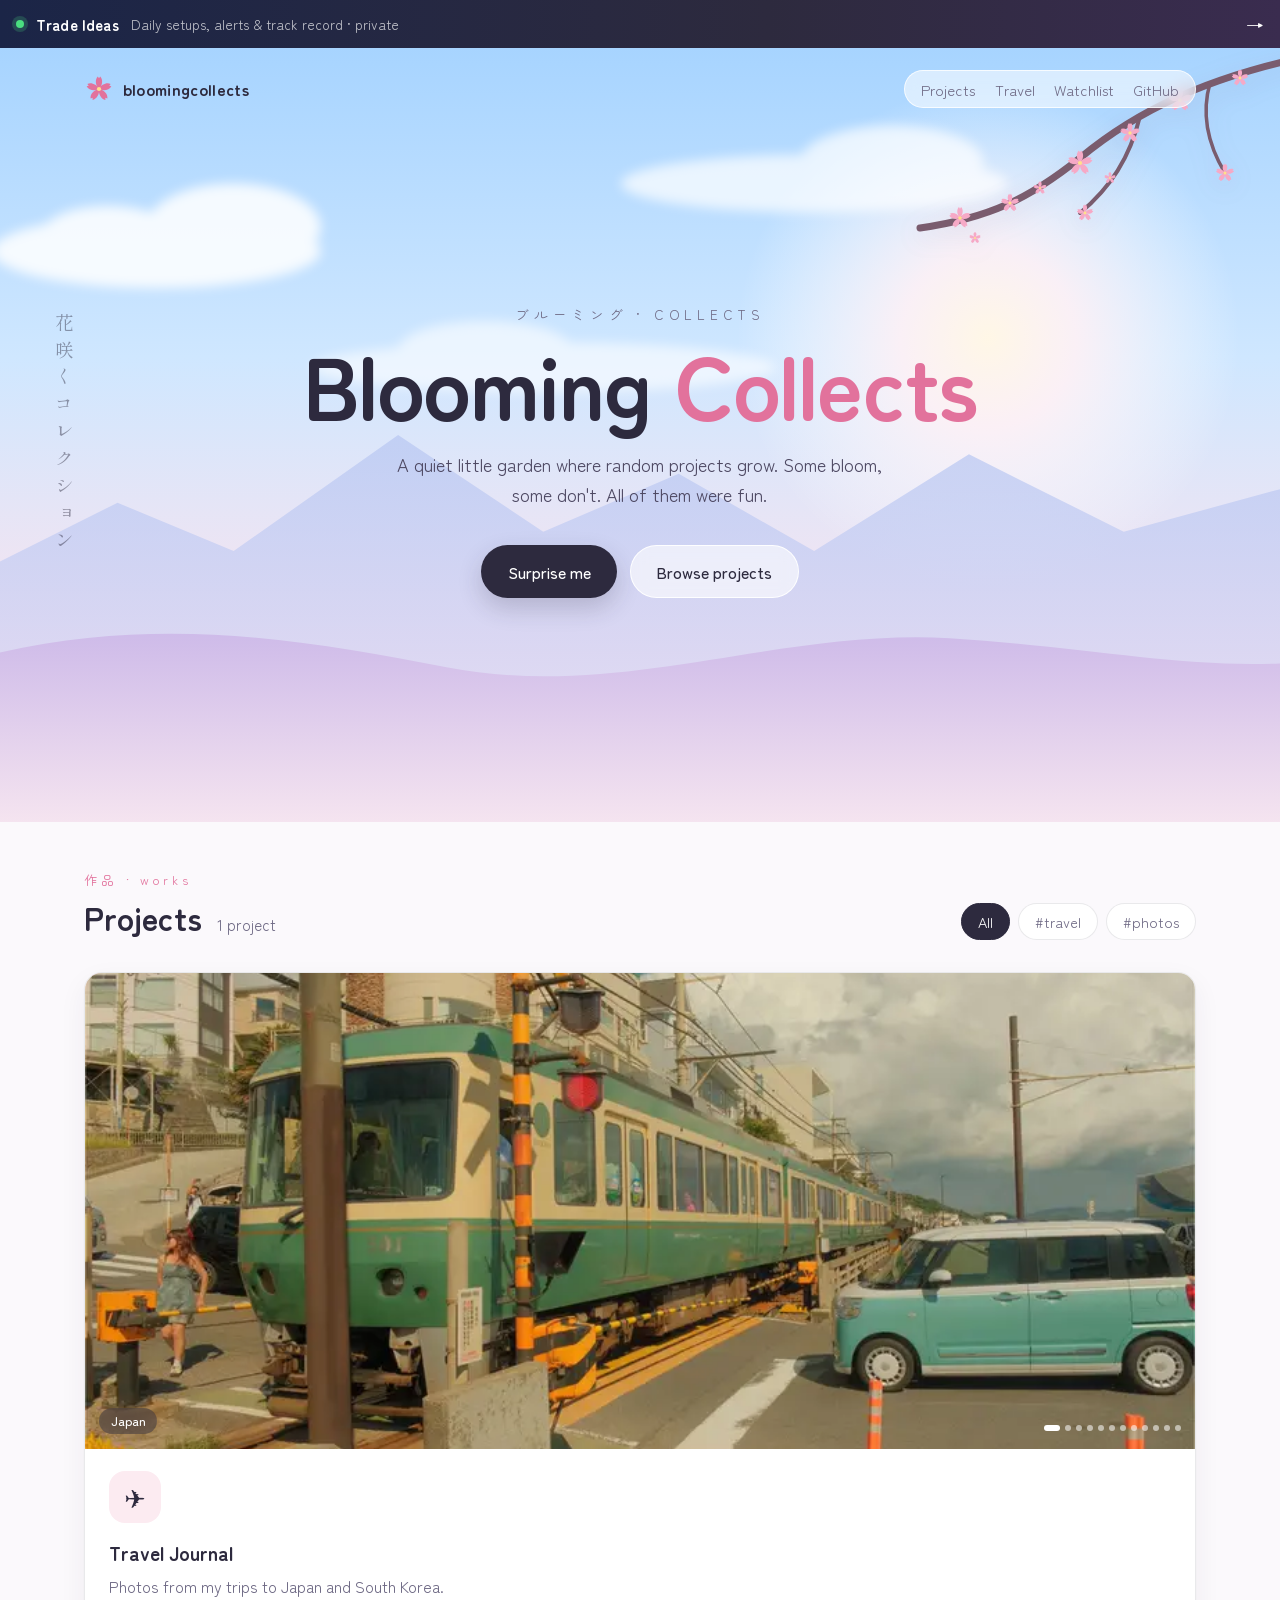
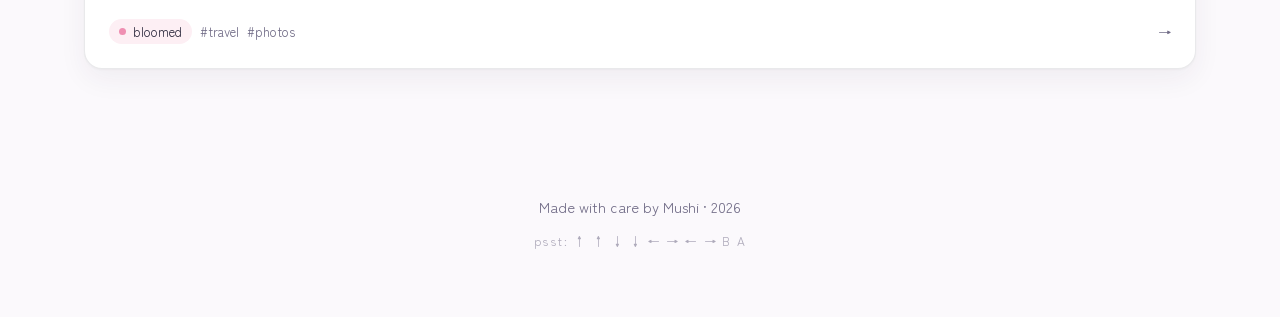
<file: index.html>
<!doctype html>
<html lang="en">
<head>
  <meta charset="utf-8" />
  <meta name="viewport" content="width=device-width, initial-scale=1" />
  <title>Blooming Collects · a garden of random projects</title>
  <meta name="description" content="A quiet little garden of experiments, toys, and half-finished ideas." />
  <link rel="icon" href="data:image/svg+xml,%3Csvg%20xmlns%3D%22http%3A%2F%2Fwww.w3.org%2F2000%2Fsvg%22%20viewBox%3D%220%200%20100%20100%22%20aria-hidden%3D%22true%22%3E%3Cg%20fill%3D%22%23f29bbd%22%3E%3Cpath%20transform%3D%22rotate(0%2050%2050)%22%20d%3D%22M50%2050%20C38%2038%2036%2018%2046%208%20L50%2014%20L54%208%20C64%2018%2062%2038%2050%2050Z%22%2F%3E%3Cpath%20transform%3D%22rotate(72%2050%2050)%22%20d%3D%22M50%2050%20C38%2038%2036%2018%2046%208%20L50%2014%20L54%208%20C64%2018%2062%2038%2050%2050Z%22%2F%3E%3Cpath%20transform%3D%22rotate(144%2050%2050)%22%20d%3D%22M50%2050%20C38%2038%2036%2018%2046%208%20L50%2014%20L54%208%20C64%2018%2062%2038%2050%2050Z%22%2F%3E%3Cpath%20transform%3D%22rotate(216%2050%2050)%22%20d%3D%22M50%2050%20C38%2038%2036%2018%2046%208%20L50%2014%20L54%208%20C64%2018%2062%2038%2050%2050Z%22%2F%3E%3Cpath%20transform%3D%22rotate(288%2050%2050)%22%20d%3D%22M50%2050%20C38%2038%2036%2018%2046%208%20L50%2014%20L54%208%20C64%2018%2062%2038%2050%2050Z%22%2F%3E%3C%2Fg%3E%3Ccircle%20cx%3D%2250%22%20cy%3D%2250%22%20r%3D%227%22%20fill%3D%22%23ffe08a%22%2F%3E%3C%2Fsvg%3E" />
  <link rel="preconnect" href="https://fonts.googleapis.com" />
  <link rel="preconnect" href="https://fonts.gstatic.com" crossorigin />
  <link href="https://fonts.googleapis.com/css2?family=Zen+Maru+Gothic:wght@400;500;700&family=Shippori+Mincho:wght@600&display=swap" rel="stylesheet" />
  <link rel="stylesheet" href="/style.css?v=5" />
</head>
<body>
  <div id="petals" aria-hidden="true"></div>
  <a class="ideas-bar" href="/watchlist/#/ideas">
    <span class="ideas-dot" aria-hidden="true"></span>
    <span class="ideas-label">Trade Ideas</span>
    <span class="ideas-sub">Daily setups, alerts &amp; track record · private</span>
    <span class="ideas-go" aria-hidden="true">→</span>
  </a>
  <header class="hero">
    <div class="sky-stars" id="stars" aria-hidden="true"></div>
    <svg class="scene" viewBox="0 0 1440 800" preserveAspectRatio="xMidYMax slice" aria-hidden="true">
      <defs>
        <radialGradient id="sun" cx="50%" cy="50%" r="50%"><stop offset="0" stop-color="#fff7e6"/><stop offset=".35" stop-color="#fff1f5" stop-opacity=".9"/><stop offset="1" stop-color="#fff" stop-opacity="0"/></radialGradient>
        <linearGradient id="far" x1="0" y1="0" x2="0" y2="1"><stop offset="0" stop-color="#b9c8f2"/><stop offset="1" stop-color="#e3dcf5"/></linearGradient>
        <linearGradient id="near" x1="0" y1="0" x2="0" y2="1"><stop offset="0" stop-color="#cdb8e8"/><stop offset="1" stop-color="#f6e4ef"/></linearGradient>
        <filter id="soft"><feGaussianBlur stdDeviation="6"/></filter>
      </defs>
      <circle class="sun" cx="1080" cy="300" r="260" fill="url(#sun)"/>
      <g class="clouds" fill="#fff" filter="url(#soft)">
        <g class="cloud c1" opacity=".85"><ellipse cx="220" cy="210" rx="170" ry="38"/><ellipse cx="300" cy="185" rx="90" ry="45"/><ellipse cx="170" cy="195" rx="70" ry="32"/></g>
        <g class="cloud c2" opacity=".7"><ellipse cx="900" cy="140" rx="200" ry="30"/><ellipse cx="980" cy="118" rx="95" ry="38"/></g>
        <g class="cloud c3" opacity=".6"><ellipse cx="620" cy="330" rx="240" ry="26"/><ellipse cx="560" cy="312" rx="90" ry="30"/></g>
      </g>
      <path fill="url(#far)" opacity=".75" d="M0 560 L180 470 L300 520 L470 400 L620 500 L760 440 L900 520 L1060 420 L1220 500 L1440 440 L1440 800 L0 800Z"/>
      <path fill="url(#near)" opacity=".9" d="M0 640 C200 580 360 610 520 640 C700 675 860 600 1040 610 C1200 620 1320 650 1440 630 L1440 800 L0 800Z"/>
    </svg>
    <svg class="branch" viewBox="0 0 420 300" aria-hidden="true">
      <path d="M420 20 C330 40 260 70 200 120 C150 160 110 180 40 190" stroke="#7a5c6e" stroke-width="7" fill="none" stroke-linecap="round"/>
      <path d="M260 78 C250 120 230 150 200 175" stroke="#7a5c6e" stroke-width="4" fill="none" stroke-linecap="round"/>
      <path d="M330 45 C320 80 330 110 345 135" stroke="#7a5c6e" stroke-width="3.5" fill="none" stroke-linecap="round"/>
      <g transform="translate(67 167) scale(0.26)" color="#f6a9c6"><g fill="currentColor"><path transform="rotate(0 50 50)" d="M50 50 C38 38 36 18 46 8 L50 14 L54 8 C64 18 62 38 50 50Z"/><path transform="rotate(72 50 50)" d="M50 50 C38 38 36 18 46 8 L50 14 L54 8 C64 18 62 38 50 50Z"/><path transform="rotate(144 50 50)" d="M50 50 C38 38 36 18 46 8 L50 14 L54 8 C64 18 62 38 50 50Z"/><path transform="rotate(216 50 50)" d="M50 50 C38 38 36 18 46 8 L50 14 L54 8 C64 18 62 38 50 50Z"/><path transform="rotate(288 50 50)" d="M50 50 C38 38 36 18 46 8 L50 14 L54 8 C64 18 62 38 50 50Z"/></g><circle cx="50" cy="50" r="7" fill="#ffe08a"/></g>
      <g transform="translate(119 154) scale(0.22)" color="#f6a9c6"><g fill="currentColor"><path transform="rotate(0 50 50)" d="M50 50 C38 38 36 18 46 8 L50 14 L54 8 C64 18 62 38 50 50Z"/><path transform="rotate(72 50 50)" d="M50 50 C38 38 36 18 46 8 L50 14 L54 8 C64 18 62 38 50 50Z"/><path transform="rotate(144 50 50)" d="M50 50 C38 38 36 18 46 8 L50 14 L54 8 C64 18 62 38 50 50Z"/><path transform="rotate(216 50 50)" d="M50 50 C38 38 36 18 46 8 L50 14 L54 8 C64 18 62 38 50 50Z"/><path transform="rotate(288 50 50)" d="M50 50 C38 38 36 18 46 8 L50 14 L54 8 C64 18 62 38 50 50Z"/></g><circle cx="50" cy="50" r="7" fill="#ffe08a"/></g>
      <g transform="translate(185 110) scale(0.3)" color="#f6a9c6"><g fill="currentColor"><path transform="rotate(0 50 50)" d="M50 50 C38 38 36 18 46 8 L50 14 L54 8 C64 18 62 38 50 50Z"/><path transform="rotate(72 50 50)" d="M50 50 C38 38 36 18 46 8 L50 14 L54 8 C64 18 62 38 50 50Z"/><path transform="rotate(144 50 50)" d="M50 50 C38 38 36 18 46 8 L50 14 L54 8 C64 18 62 38 50 50Z"/><path transform="rotate(216 50 50)" d="M50 50 C38 38 36 18 46 8 L50 14 L54 8 C64 18 62 38 50 50Z"/><path transform="rotate(288 50 50)" d="M50 50 C38 38 36 18 46 8 L50 14 L54 8 C64 18 62 38 50 50Z"/></g><circle cx="50" cy="50" r="7" fill="#ffe08a"/></g>
      <g transform="translate(195 165) scale(0.2)" color="#f6a9c6"><g fill="currentColor"><path transform="rotate(0 50 50)" d="M50 50 C38 38 36 18 46 8 L50 14 L54 8 C64 18 62 38 50 50Z"/><path transform="rotate(72 50 50)" d="M50 50 C38 38 36 18 46 8 L50 14 L54 8 C64 18 62 38 50 50Z"/><path transform="rotate(144 50 50)" d="M50 50 C38 38 36 18 46 8 L50 14 L54 8 C64 18 62 38 50 50Z"/><path transform="rotate(216 50 50)" d="M50 50 C38 38 36 18 46 8 L50 14 L54 8 C64 18 62 38 50 50Z"/><path transform="rotate(288 50 50)" d="M50 50 C38 38 36 18 46 8 L50 14 L54 8 C64 18 62 38 50 50Z"/></g><circle cx="50" cy="50" r="7" fill="#ffe08a"/></g>
      <g transform="translate(238 83) scale(0.24)" color="#f6a9c6"><g fill="currentColor"><path transform="rotate(0 50 50)" d="M50 50 C38 38 36 18 46 8 L50 14 L54 8 C64 18 62 38 50 50Z"/><path transform="rotate(72 50 50)" d="M50 50 C38 38 36 18 46 8 L50 14 L54 8 C64 18 62 38 50 50Z"/><path transform="rotate(144 50 50)" d="M50 50 C38 38 36 18 46 8 L50 14 L54 8 C64 18 62 38 50 50Z"/><path transform="rotate(216 50 50)" d="M50 50 C38 38 36 18 46 8 L50 14 L54 8 C64 18 62 38 50 50Z"/><path transform="rotate(288 50 50)" d="M50 50 C38 38 36 18 46 8 L50 14 L54 8 C64 18 62 38 50 50Z"/></g><circle cx="50" cy="50" r="7" fill="#ffe08a"/></g>
      <g transform="translate(286 48) scale(0.28)" color="#f6a9c6"><g fill="currentColor"><path transform="rotate(0 50 50)" d="M50 50 C38 38 36 18 46 8 L50 14 L54 8 C64 18 62 38 50 50Z"/><path transform="rotate(72 50 50)" d="M50 50 C38 38 36 18 46 8 L50 14 L54 8 C64 18 62 38 50 50Z"/><path transform="rotate(144 50 50)" d="M50 50 C38 38 36 18 46 8 L50 14 L54 8 C64 18 62 38 50 50Z"/><path transform="rotate(216 50 50)" d="M50 50 C38 38 36 18 46 8 L50 14 L54 8 C64 18 62 38 50 50Z"/><path transform="rotate(288 50 50)" d="M50 50 C38 38 36 18 46 8 L50 14 L54 8 C64 18 62 38 50 50Z"/></g><circle cx="50" cy="50" r="7" fill="#ffe08a"/></g>
      <g transform="translate(334 124) scale(0.22)" color="#f6a9c6"><g fill="currentColor"><path transform="rotate(0 50 50)" d="M50 50 C38 38 36 18 46 8 L50 14 L54 8 C64 18 62 38 50 50Z"/><path transform="rotate(72 50 50)" d="M50 50 C38 38 36 18 46 8 L50 14 L54 8 C64 18 62 38 50 50Z"/><path transform="rotate(144 50 50)" d="M50 50 C38 38 36 18 46 8 L50 14 L54 8 C64 18 62 38 50 50Z"/><path transform="rotate(216 50 50)" d="M50 50 C38 38 36 18 46 8 L50 14 L54 8 C64 18 62 38 50 50Z"/><path transform="rotate(288 50 50)" d="M50 50 C38 38 36 18 46 8 L50 14 L54 8 C64 18 62 38 50 50Z"/></g><circle cx="50" cy="50" r="7" fill="#ffe08a"/></g>
      <g transform="translate(350 30) scale(0.2)" color="#f6a9c6"><g fill="currentColor"><path transform="rotate(0 50 50)" d="M50 50 C38 38 36 18 46 8 L50 14 L54 8 C64 18 62 38 50 50Z"/><path transform="rotate(72 50 50)" d="M50 50 C38 38 36 18 46 8 L50 14 L54 8 C64 18 62 38 50 50Z"/><path transform="rotate(144 50 50)" d="M50 50 C38 38 36 18 46 8 L50 14 L54 8 C64 18 62 38 50 50Z"/><path transform="rotate(216 50 50)" d="M50 50 C38 38 36 18 46 8 L50 14 L54 8 C64 18 62 38 50 50Z"/><path transform="rotate(288 50 50)" d="M50 50 C38 38 36 18 46 8 L50 14 L54 8 C64 18 62 38 50 50Z"/></g><circle cx="50" cy="50" r="7" fill="#ffe08a"/></g>
      <g transform="translate(152 142) scale(0.16)" color="#f6a9c6"><g fill="currentColor"><path transform="rotate(0 50 50)" d="M50 50 C38 38 36 18 46 8 L50 14 L54 8 C64 18 62 38 50 50Z"/><path transform="rotate(72 50 50)" d="M50 50 C38 38 36 18 46 8 L50 14 L54 8 C64 18 62 38 50 50Z"/><path transform="rotate(144 50 50)" d="M50 50 C38 38 36 18 46 8 L50 14 L54 8 C64 18 62 38 50 50Z"/><path transform="rotate(216 50 50)" d="M50 50 C38 38 36 18 46 8 L50 14 L54 8 C64 18 62 38 50 50Z"/><path transform="rotate(288 50 50)" d="M50 50 C38 38 36 18 46 8 L50 14 L54 8 C64 18 62 38 50 50Z"/></g><circle cx="50" cy="50" r="7" fill="#ffe08a"/></g>
      <g transform="translate(223 133) scale(0.14)" color="#f6a9c6"><g fill="currentColor"><path transform="rotate(0 50 50)" d="M50 50 C38 38 36 18 46 8 L50 14 L54 8 C64 18 62 38 50 50Z"/><path transform="rotate(72 50 50)" d="M50 50 C38 38 36 18 46 8 L50 14 L54 8 C64 18 62 38 50 50Z"/><path transform="rotate(144 50 50)" d="M50 50 C38 38 36 18 46 8 L50 14 L54 8 C64 18 62 38 50 50Z"/><path transform="rotate(216 50 50)" d="M50 50 C38 38 36 18 46 8 L50 14 L54 8 C64 18 62 38 50 50Z"/><path transform="rotate(288 50 50)" d="M50 50 C38 38 36 18 46 8 L50 14 L54 8 C64 18 62 38 50 50Z"/></g><circle cx="50" cy="50" r="7" fill="#ffe08a"/></g>
      <g transform="translate(88 193) scale(0.14)" color="#f6a9c6"><g fill="currentColor"><path transform="rotate(0 50 50)" d="M50 50 C38 38 36 18 46 8 L50 14 L54 8 C64 18 62 38 50 50Z"/><path transform="rotate(72 50 50)" d="M50 50 C38 38 36 18 46 8 L50 14 L54 8 C64 18 62 38 50 50Z"/><path transform="rotate(144 50 50)" d="M50 50 C38 38 36 18 46 8 L50 14 L54 8 C64 18 62 38 50 50Z"/><path transform="rotate(216 50 50)" d="M50 50 C38 38 36 18 46 8 L50 14 L54 8 C64 18 62 38 50 50Z"/><path transform="rotate(288 50 50)" d="M50 50 C38 38 36 18 46 8 L50 14 L54 8 C64 18 62 38 50 50Z"/></g><circle cx="50" cy="50" r="7" fill="#ffe08a"/></g>
    </svg>
    <nav class="nav">
      <a class="brand" href="/"><span class="brand-mark" id="logo" title="click me"><svg viewBox="0 0 100 100" aria-hidden="true"><g fill="currentColor"><path transform="rotate(0 50 50)" d="M50 50 C38 38 36 18 46 8 L50 14 L54 8 C64 18 62 38 50 50Z"/><path transform="rotate(72 50 50)" d="M50 50 C38 38 36 18 46 8 L50 14 L54 8 C64 18 62 38 50 50Z"/><path transform="rotate(144 50 50)" d="M50 50 C38 38 36 18 46 8 L50 14 L54 8 C64 18 62 38 50 50Z"/><path transform="rotate(216 50 50)" d="M50 50 C38 38 36 18 46 8 L50 14 L54 8 C64 18 62 38 50 50Z"/><path transform="rotate(288 50 50)" d="M50 50 C38 38 36 18 46 8 L50 14 L54 8 C64 18 62 38 50 50Z"/></g><circle cx="50" cy="50" r="7" fill="#ffe08a"/></svg></span> bloomingcollects</a>
      <div class="nav-links"><a href="#garden">Projects</a><a href="/travel/">Travel</a><a href="/watchlist/">Watchlist</a><a href="https://github.com/jasonhuynh610/bloomingcollects">GitHub</a></div>
    </nav>
    <div class="hero-inner">
      <p class="kicker">ブルーミング · collects</p>
      <h1>Blooming <span class="accent">Collects</span></h1>
      <p class="tagline">A quiet little garden where random projects grow. Some bloom, some don't. All of them were fun.</p>
      <div class="buttons">
        <button id="surprise" class="btn btn-primary">Surprise me</button>
        <a href="#garden" class="btn btn-ghost">Browse projects</a>
      </div>
    </div>
    <p class="jp-vertical" aria-hidden="true">花咲くコレクション</p>
  </header>
  <main id="garden">
    <div class="section-head">
      <div>
        <p class="eyebrow">作品 · works</p>
        <h2>Projects <small id="count"></small></h2>
      </div>
      <div class="filters" id="filters"></div>
    </div>
    <div class="grid" id="grid"></div>
  </main>
  <footer>
    <p>Made with care by Mushi · <span id="year"></span></p>
    <p class="tiny">psst: ↑ ↑ ↓ ↓ ← → ← → B A</p>
  </footer>
  <script src="/projects.js?v=4"></script>
  <script src="/script.js?v=4"></script>
</body>
</html>
</file>
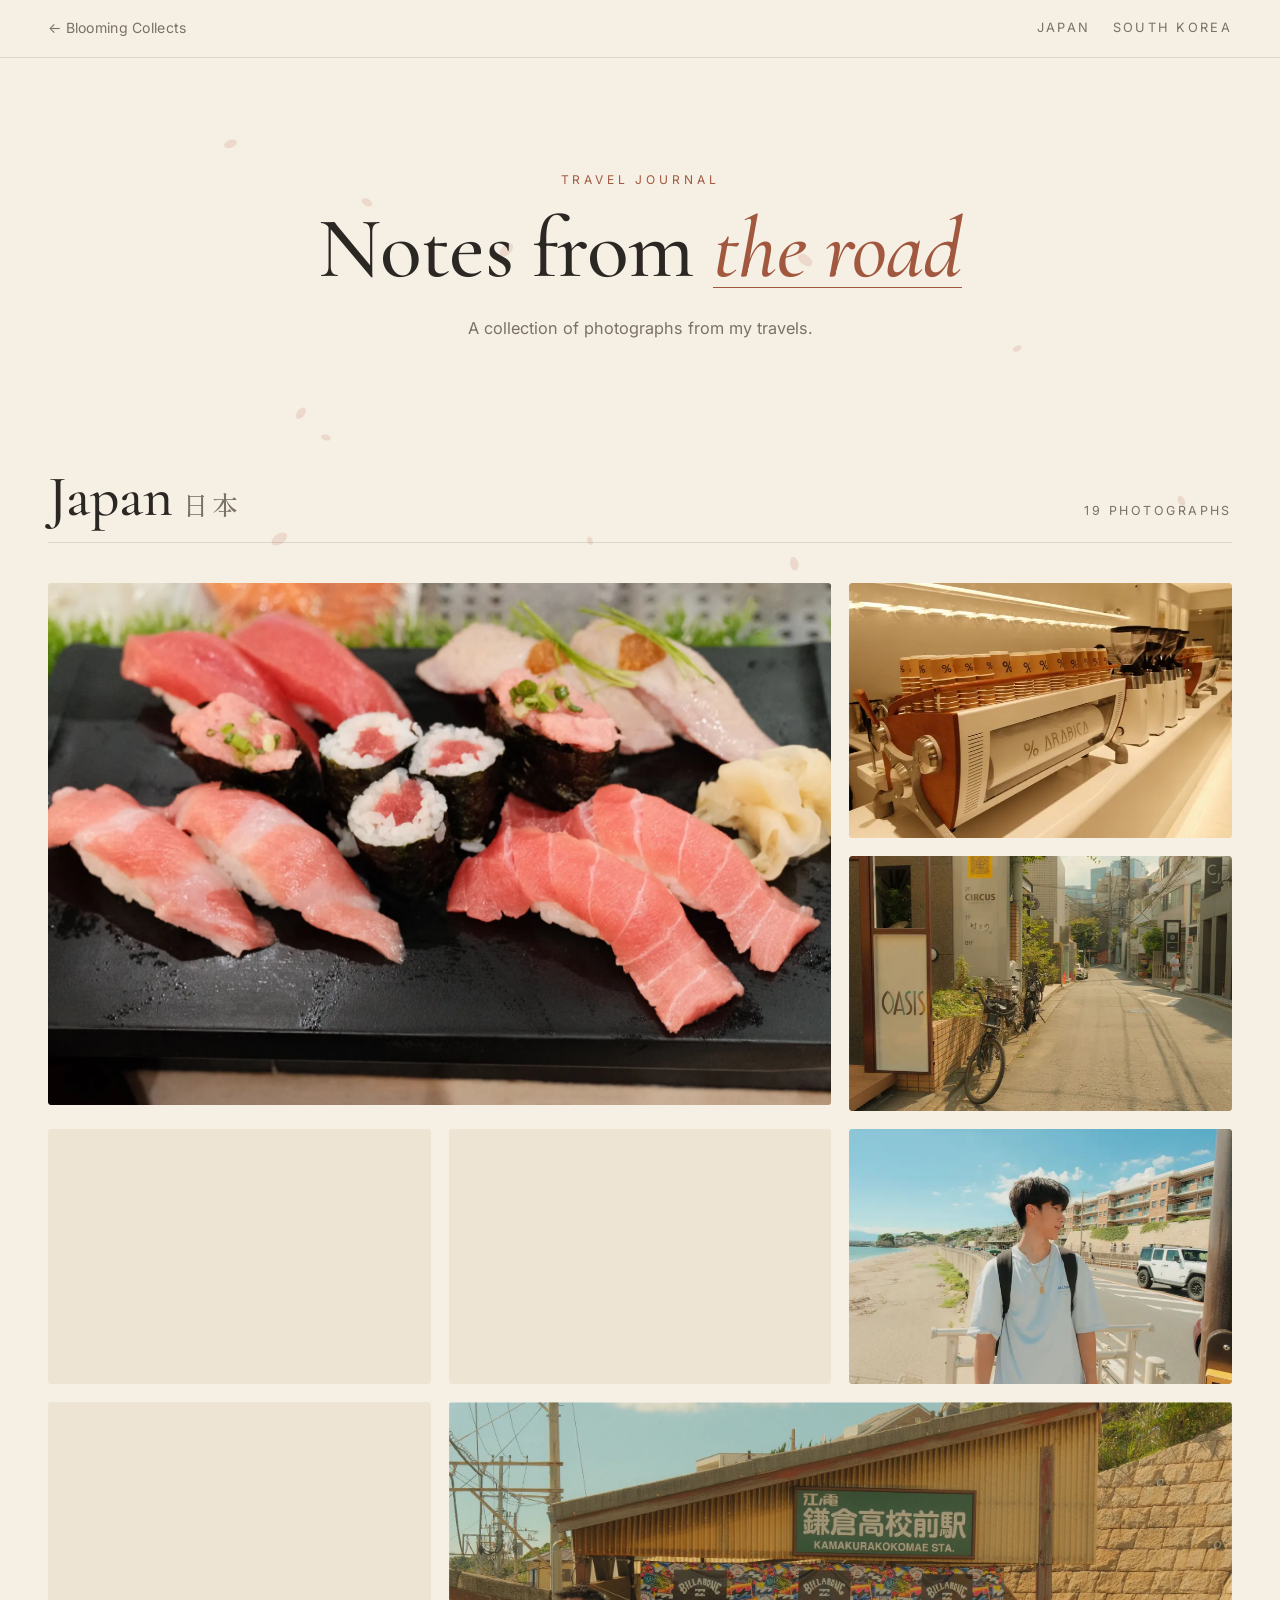
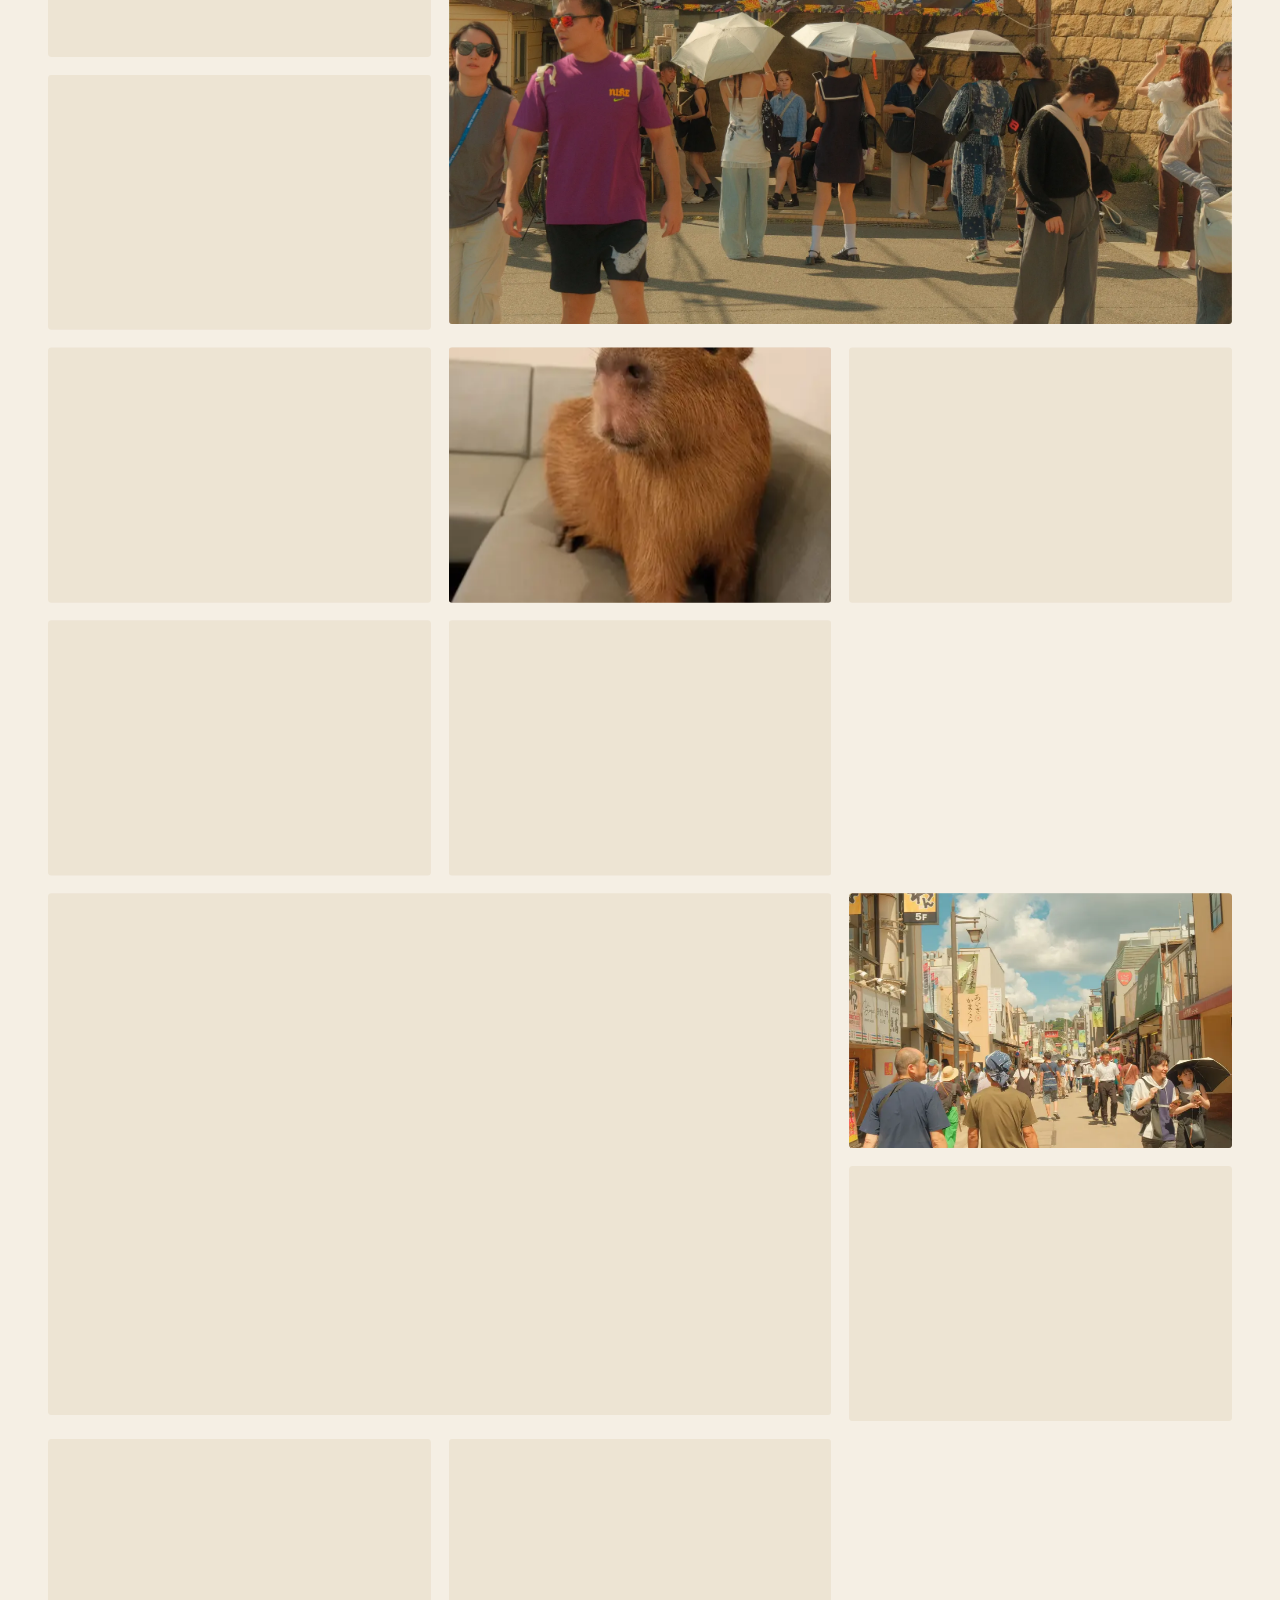
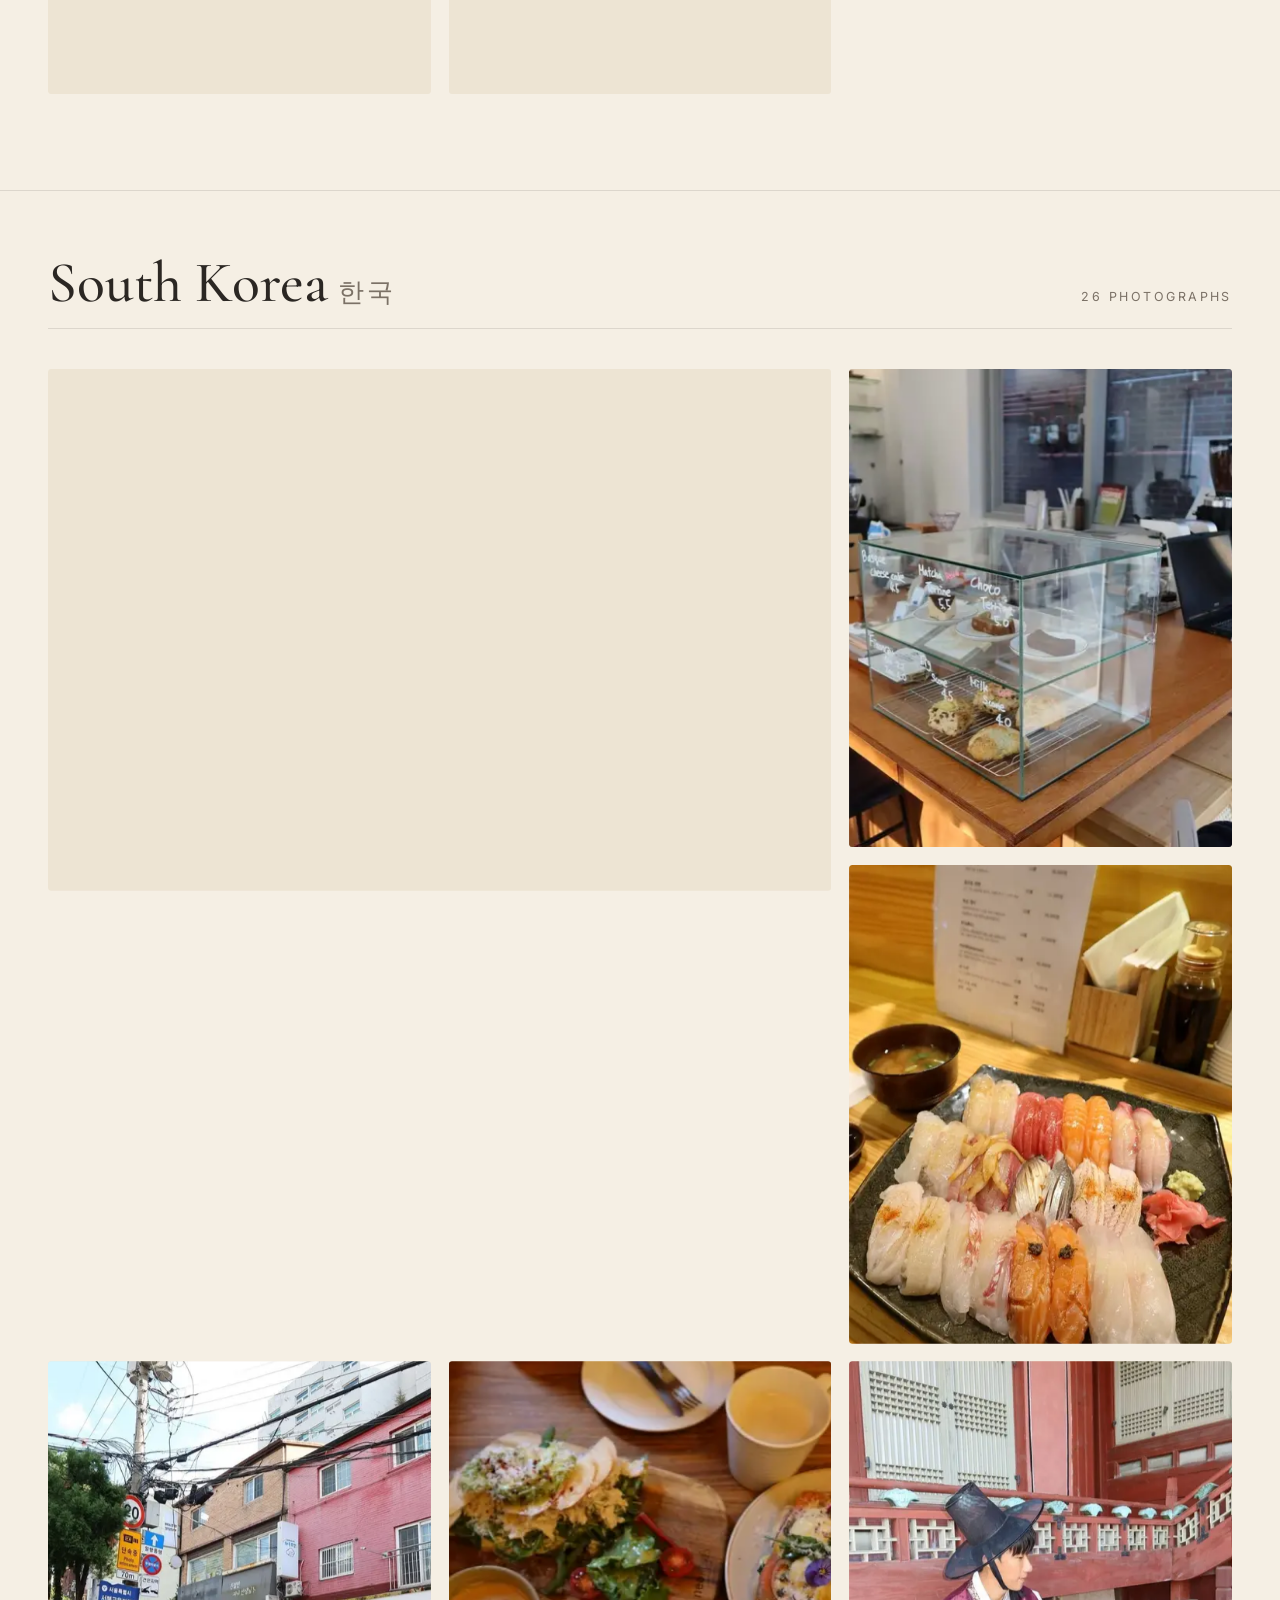
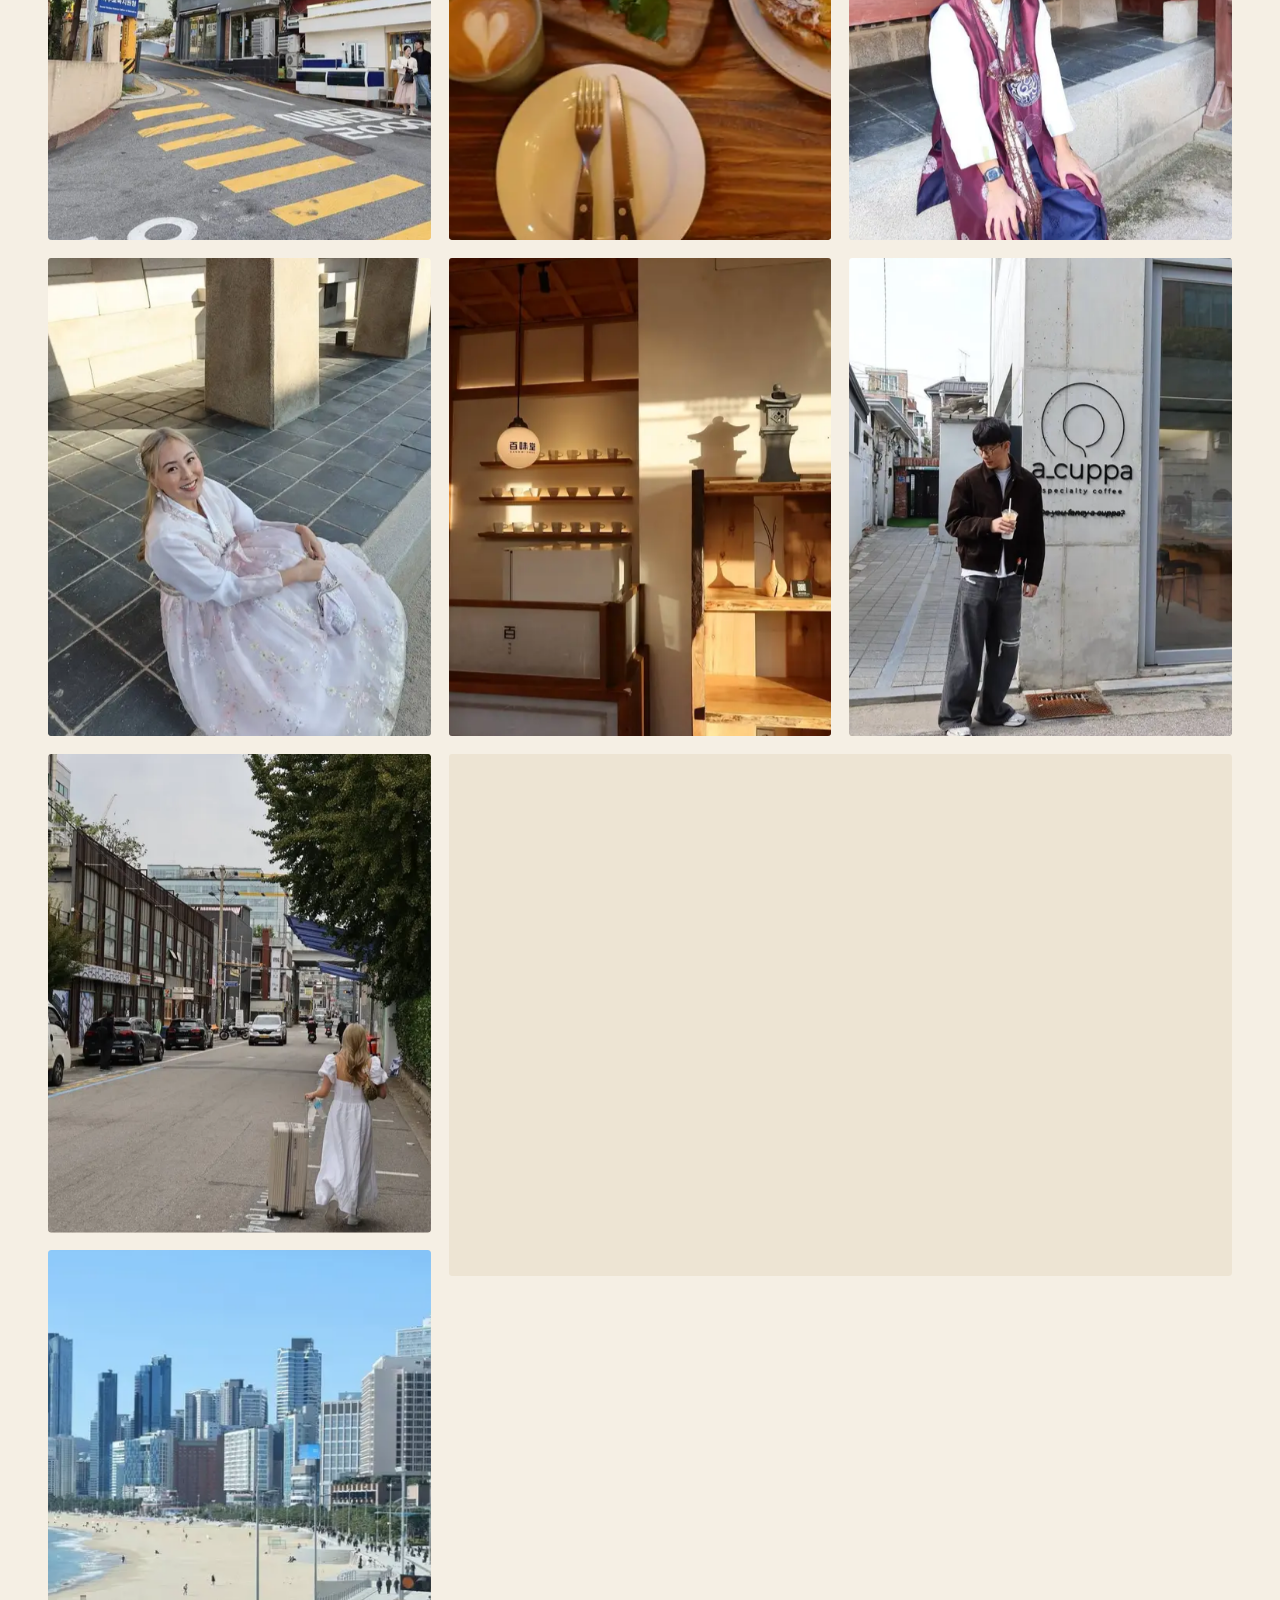
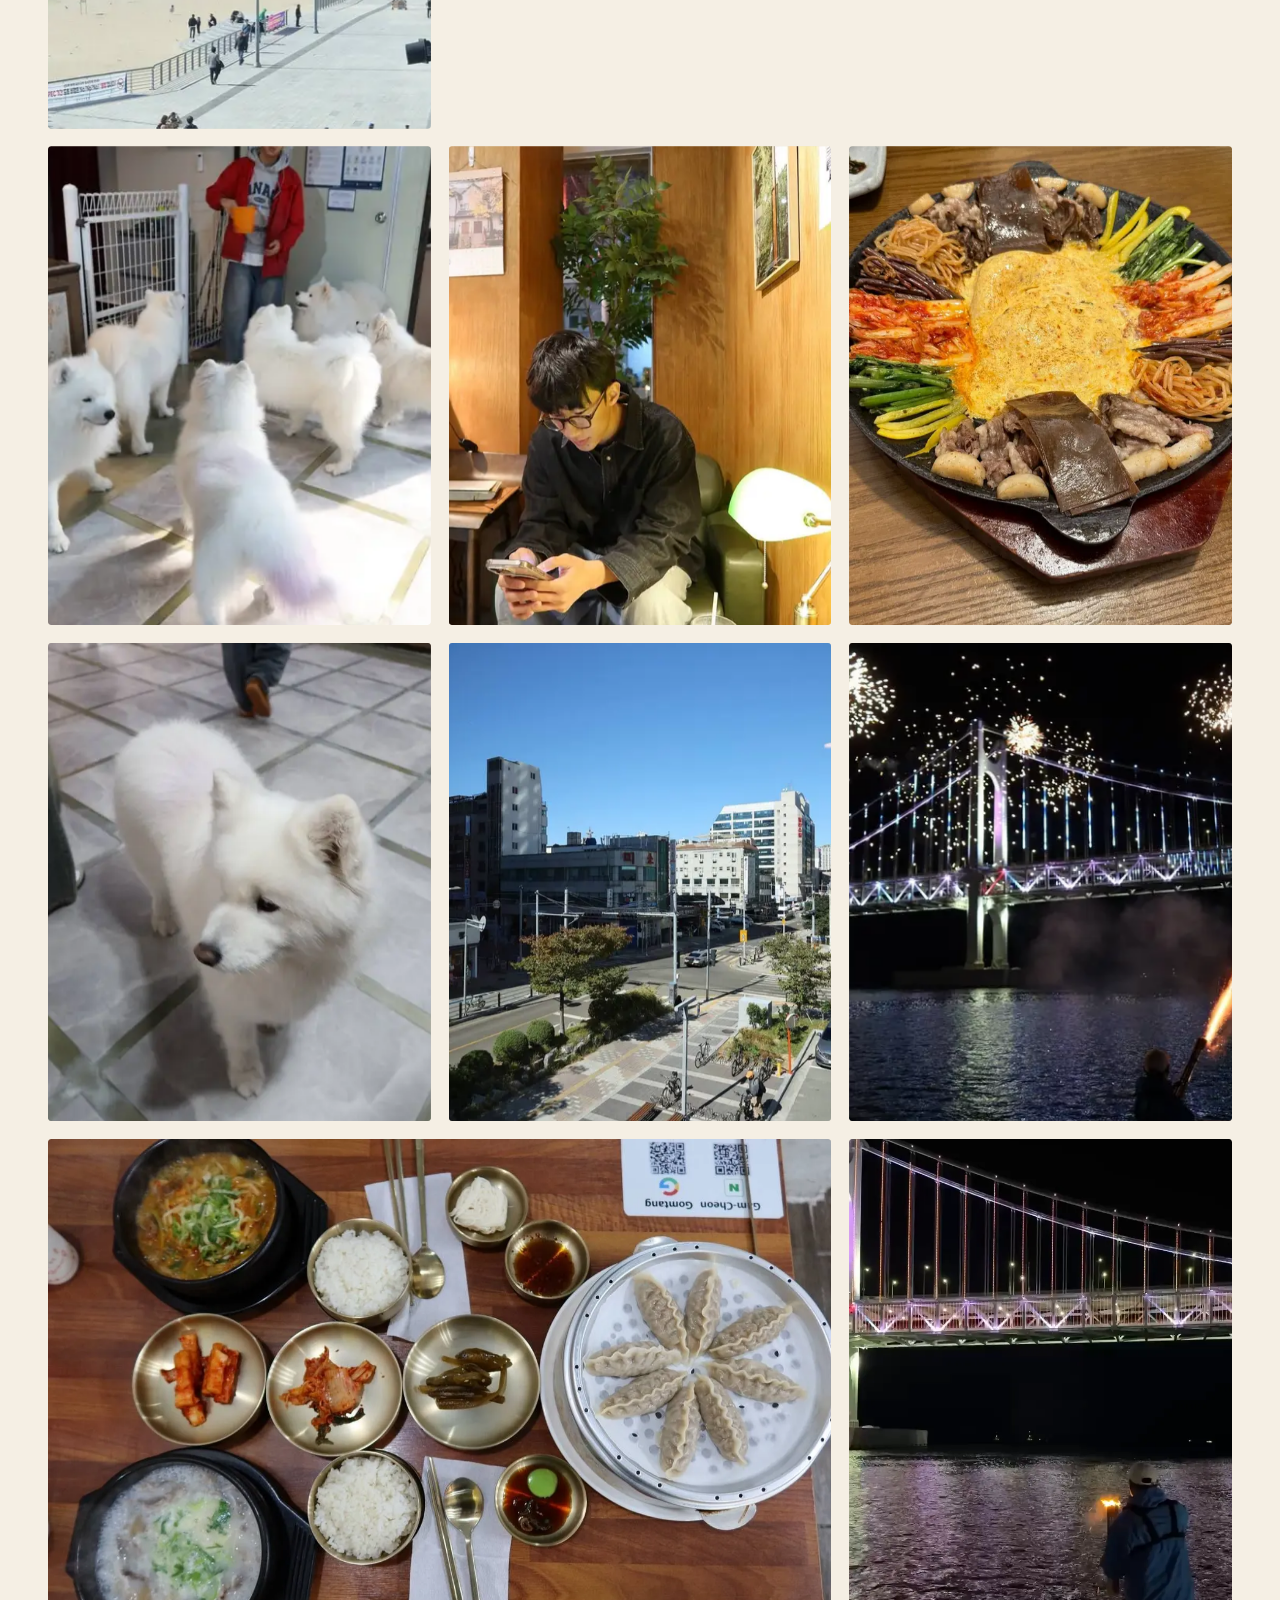
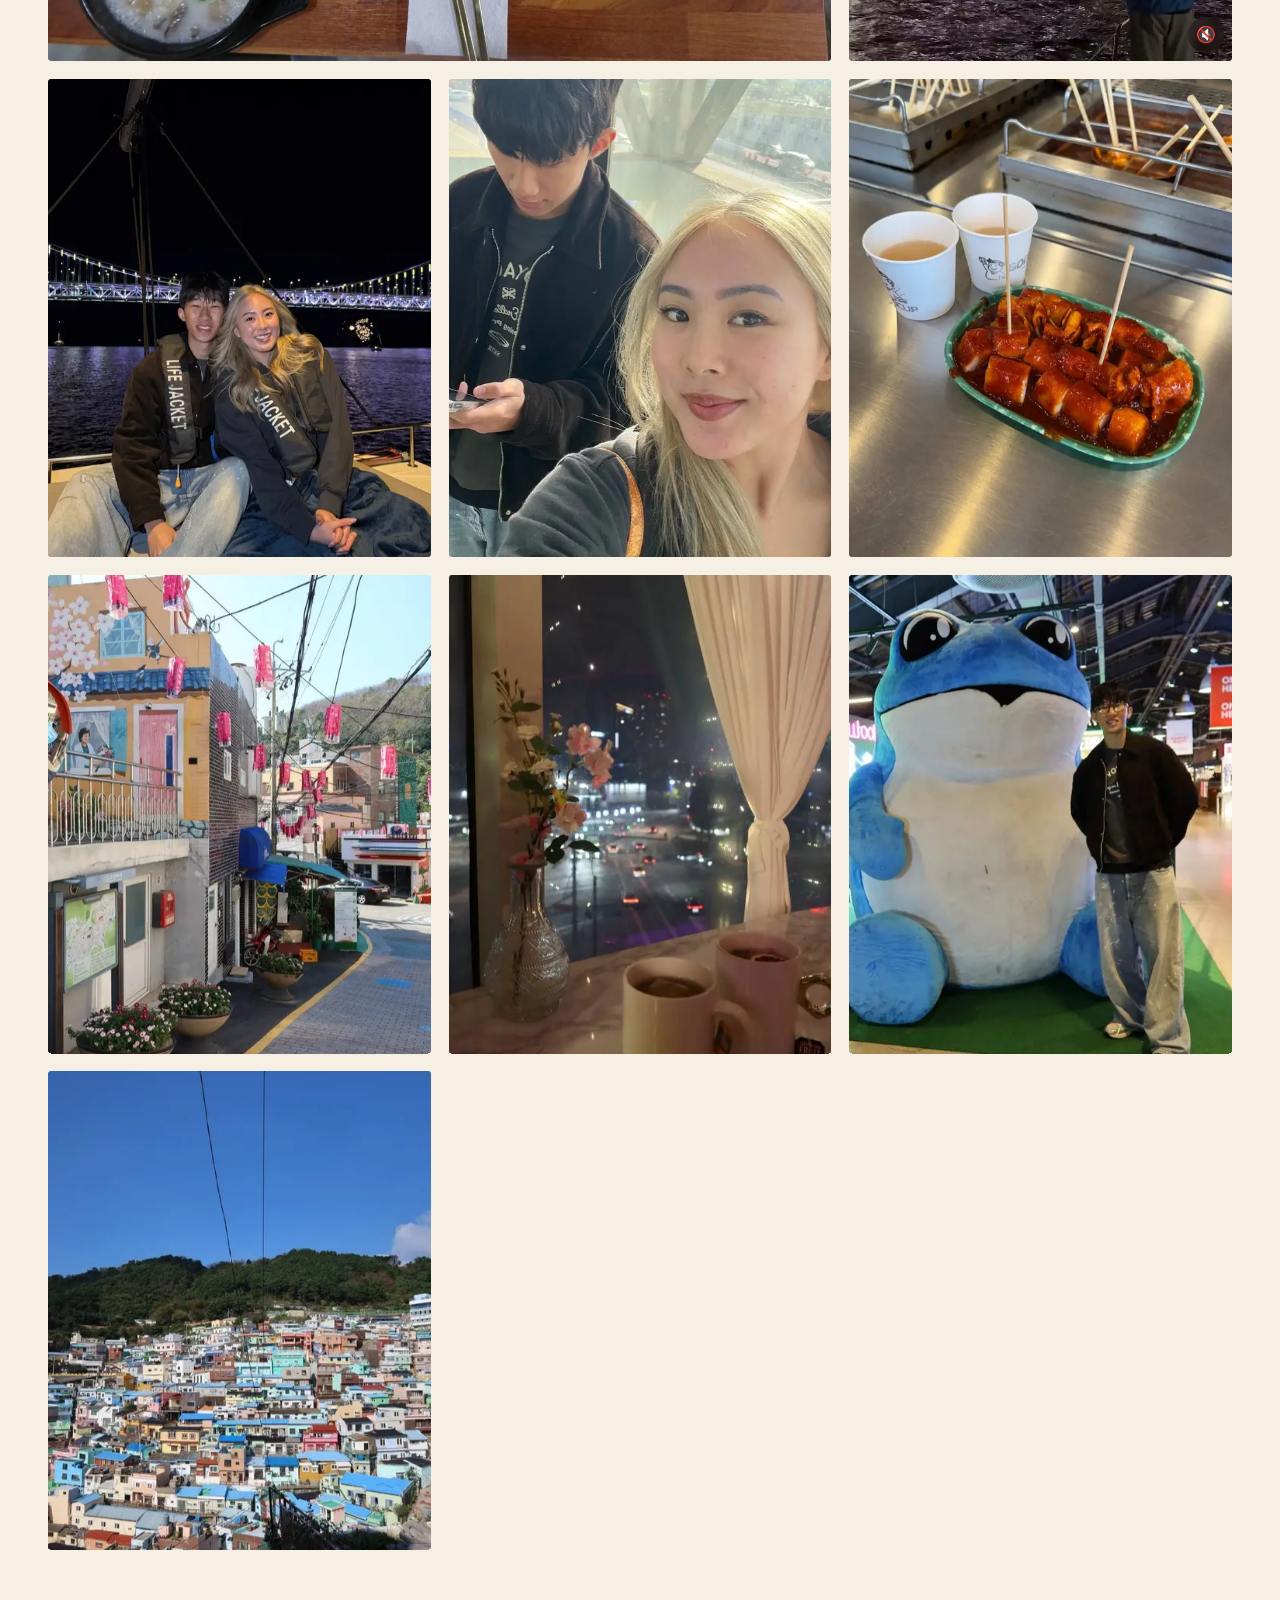
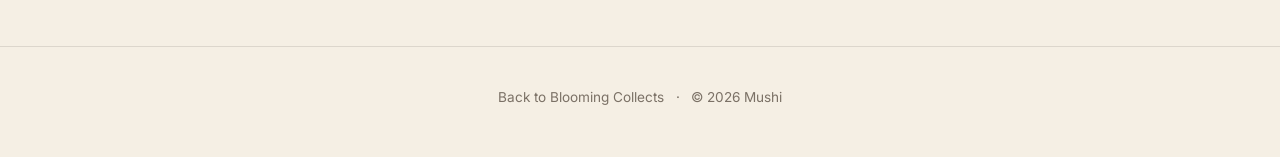
<file: travel/index.html>
<!doctype html>
<html lang="en">
<head>
  <meta charset="utf-8" />
  <meta name="viewport" content="width=device-width, initial-scale=1, viewport-fit=cover" />
  <title>Travel Journal · Blooming Collects</title>
  <meta name="description" content="A travel journal of photographs from Japan and South Korea." />
  <meta name="theme-color" content="#f5efe4" />
  <link rel="preconnect" href="https://fonts.googleapis.com" />
  <link rel="preconnect" href="https://fonts.gstatic.com" crossorigin />
  <link href="https://fonts.googleapis.com/css2?family=Cormorant+Garamond:ital,wght@0,500;0,600;1,500&family=Inter:wght@400;500&family=Shippori+Mincho:wght@500&display=swap" rel="stylesheet" />
  <link rel="stylesheet" href="/travel/travel.css?v=10" />
</head>
<body>
  <div class="progress" id="progress"></div>
  <canvas class="drift" id="drift" aria-hidden="true"></canvas>
  <header class="top">
    <a class="back" href="/">← Blooming Collects</a>
    <nav class="countries" id="countryNav"></nav>
  </header>

  <section class="intro">
    <p class="eyebrow">Travel Journal</p>
    <h1 class="split"><span>Notes</span> <span>from</span> <em><span>the</span> <span>road</span></em></h1>
    <p class="lede">A collection of photographs from my travels.</p>
  </section>

  <main id="journal"></main>

  <footer class="foot">
    <a href="/">Back to Blooming Collects</a>
    <span>·</span>
    <span>© <span id="year"></span> Mushi</span>
  </footer>

  <div class="lightbox" id="lightbox" role="dialog" aria-modal="true" aria-label="Photo viewer" hidden>
    <button class="lb-close" id="lbClose" aria-label="Close">×</button>
    <button class="lb-nav lb-prev" id="lbPrev" aria-label="Previous photo">‹</button>
    <figure class="lb-stage" id="lbStage"><img id="lbImg" alt="" /></figure>
    <button class="lb-nav lb-next" id="lbNext" aria-label="Next photo">›</button>
    <p class="lb-count" id="lbCount"></p>
  </div>

  <script src="/travel/data.js?v=10"></script>
  <script src="/travel/travel.js?v=10"></script>
</body>
</html>
</file>
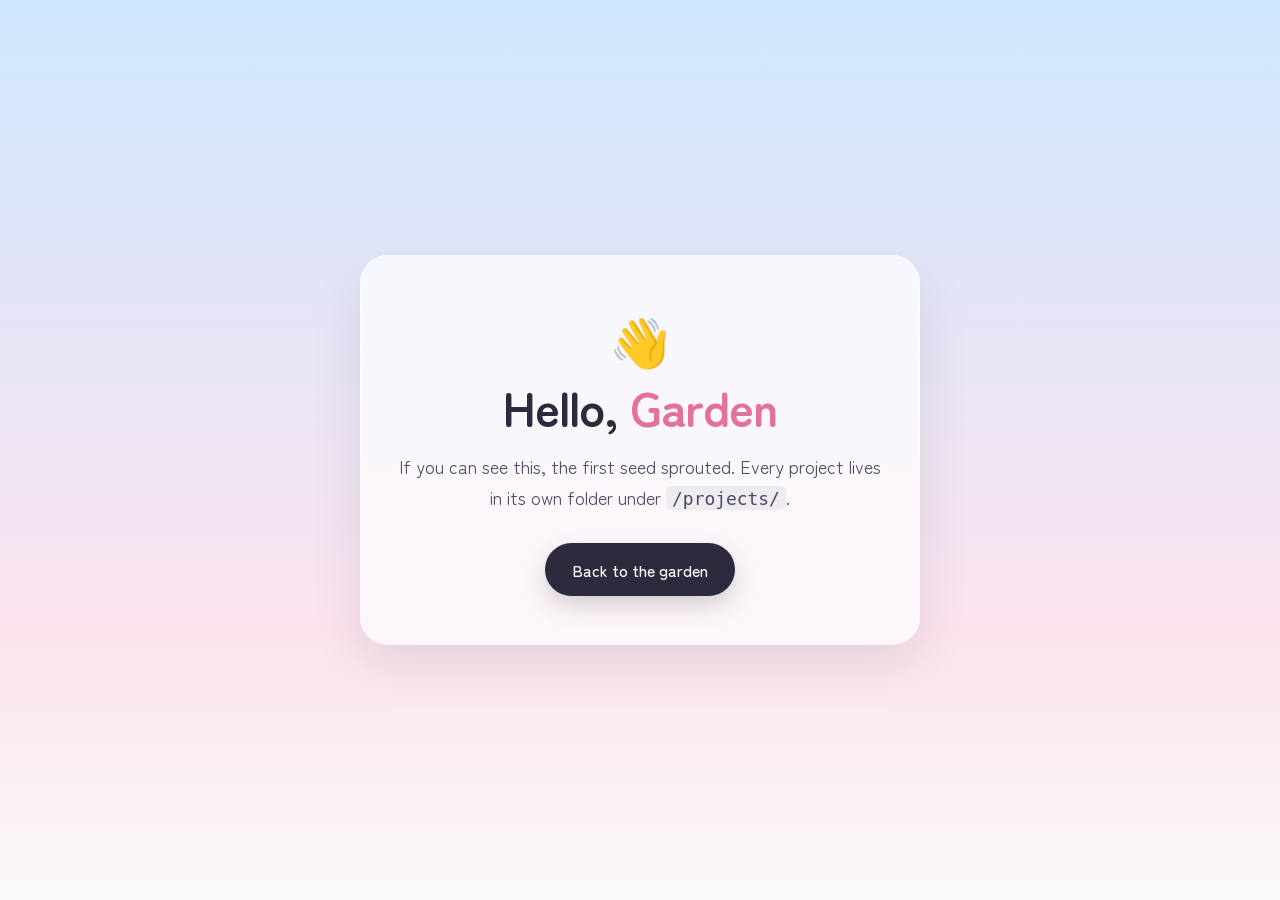
<file: projects/hello-garden/index.html>
<!doctype html>
<html lang="en">
<head>
  <meta charset="utf-8" />
  <meta name="viewport" content="width=device-width, initial-scale=1" />
  <title>Hello, Garden</title>
  <meta name="description" content="A quiet little garden of experiments, toys, and half-finished ideas." />
  <link rel="icon" href="data:image/svg+xml,%3Csvg%20xmlns%3D%22http%3A%2F%2Fwww.w3.org%2F2000%2Fsvg%22%20viewBox%3D%220%200%20100%20100%22%20aria-hidden%3D%22true%22%3E%3Cg%20fill%3D%22%23f29bbd%22%3E%3Cpath%20transform%3D%22rotate(0%2050%2050)%22%20d%3D%22M50%2050%20C38%2038%2036%2018%2046%208%20L50%2014%20L54%208%20C64%2018%2062%2038%2050%2050Z%22%2F%3E%3Cpath%20transform%3D%22rotate(72%2050%2050)%22%20d%3D%22M50%2050%20C38%2038%2036%2018%2046%208%20L50%2014%20L54%208%20C64%2018%2062%2038%2050%2050Z%22%2F%3E%3Cpath%20transform%3D%22rotate(144%2050%2050)%22%20d%3D%22M50%2050%20C38%2038%2036%2018%2046%208%20L50%2014%20L54%208%20C64%2018%2062%2038%2050%2050Z%22%2F%3E%3Cpath%20transform%3D%22rotate(216%2050%2050)%22%20d%3D%22M50%2050%20C38%2038%2036%2018%2046%208%20L50%2014%20L54%208%20C64%2018%2062%2038%2050%2050Z%22%2F%3E%3Cpath%20transform%3D%22rotate(288%2050%2050)%22%20d%3D%22M50%2050%20C38%2038%2036%2018%2046%208%20L50%2014%20L54%208%20C64%2018%2062%2038%2050%2050Z%22%2F%3E%3C%2Fg%3E%3Ccircle%20cx%3D%2250%22%20cy%3D%2250%22%20r%3D%227%22%20fill%3D%22%23ffe08a%22%2F%3E%3C%2Fsvg%3E" />
  <link rel="preconnect" href="https://fonts.googleapis.com" />
  <link rel="preconnect" href="https://fonts.gstatic.com" crossorigin />
  <link href="https://fonts.googleapis.com/css2?family=Zen+Maru+Gothic:wght@400;500;700&family=Shippori+Mincho:wght@600&display=swap" rel="stylesheet" />
  <link rel="stylesheet" href="/style.css?v=2" />
</head>
<body class="simple">
  <div id="petals" aria-hidden="true"></div>
  <main class="simple-card">
    <div class="simple-mark">👋</div>
    <h1>Hello, <span class="accent">Garden</span></h1>
    <p class="tagline">If you can see this, the first seed sprouted. Every project lives in its own folder under <code>/projects/</code>.</p>
    <a class="btn btn-primary" href="/">Back to the garden</a>
  </main>
  <script>
    (function(){var b=document.getElementById("petals");if(matchMedia("(prefers-reduced-motion: reduce)").matches)return;
    setInterval(function(){var e=document.createElement("span");e.className="petal";e.style.left=Math.random()*100+"vw";e.style.animationDuration=8+Math.random()*6+"s";b.appendChild(e);setTimeout(function(){e.remove()},15000)},1200);})();
  </script>
</body>
</html>
</file>
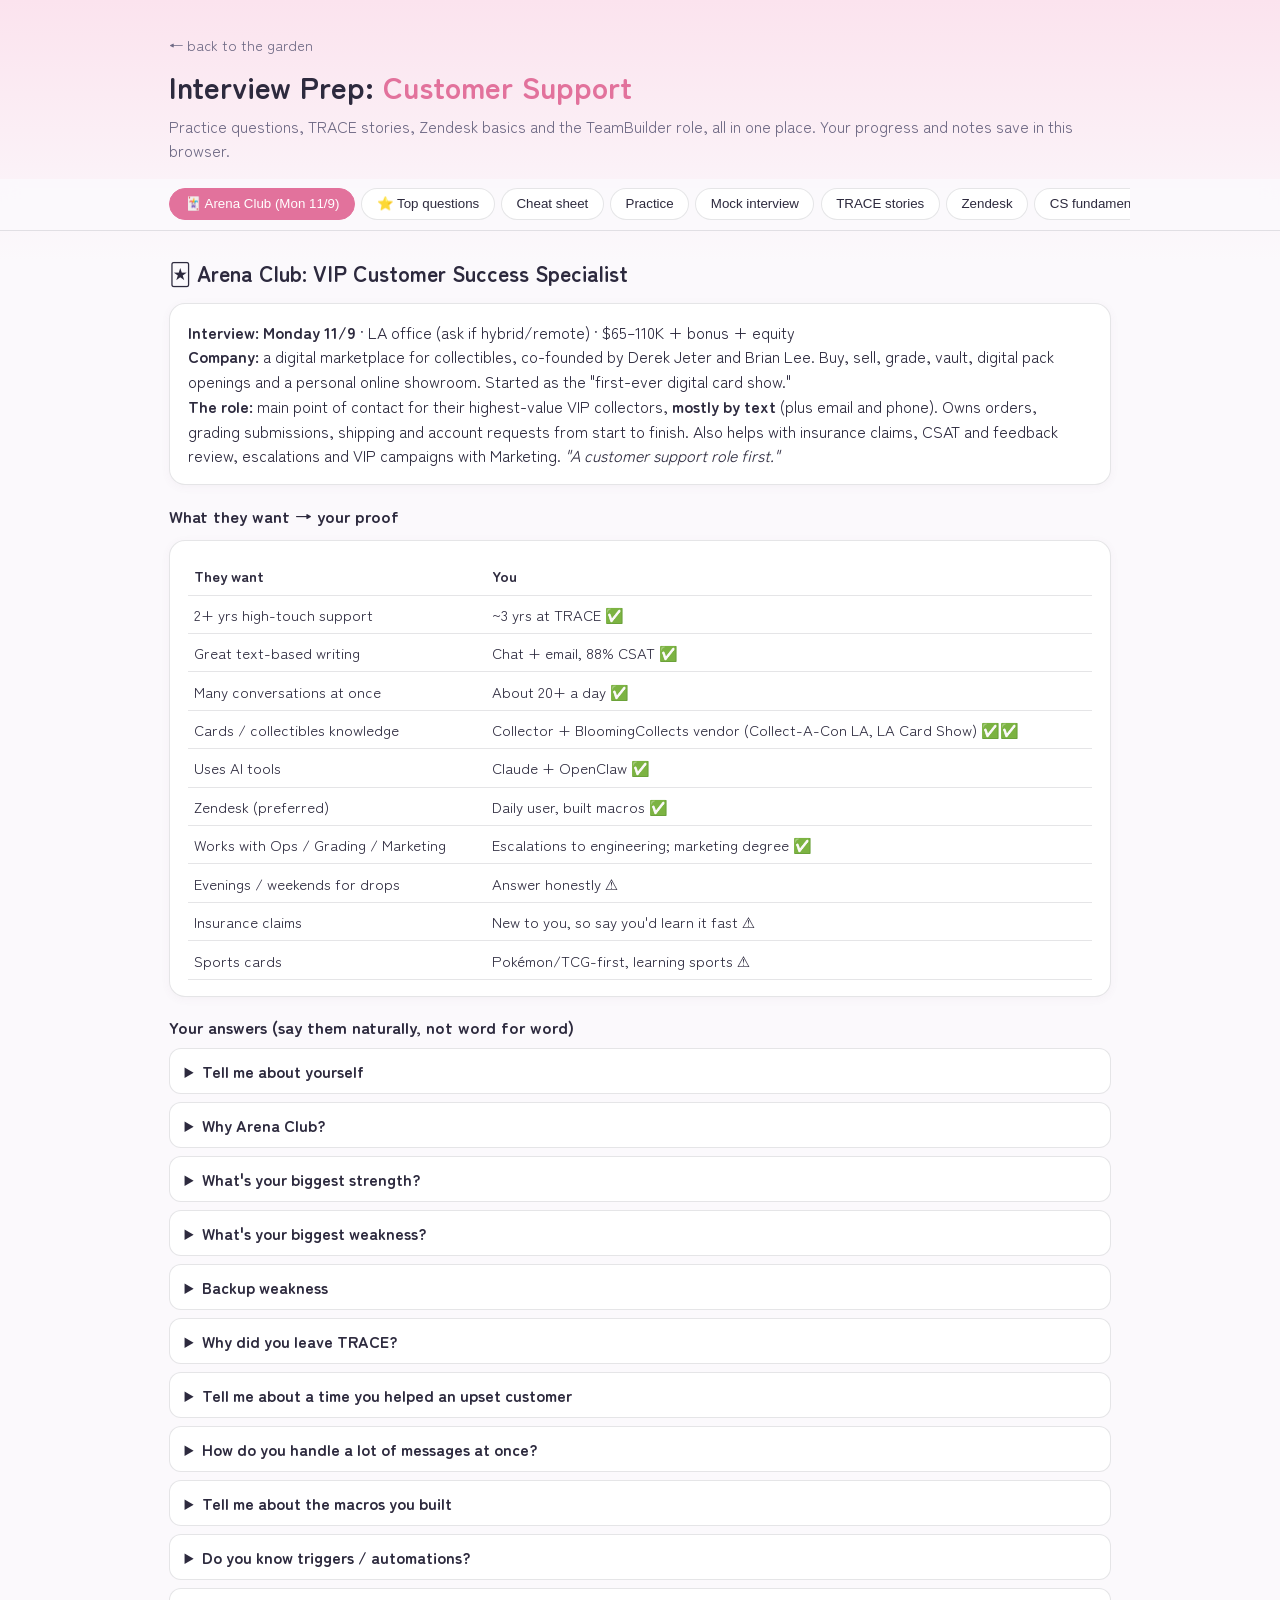
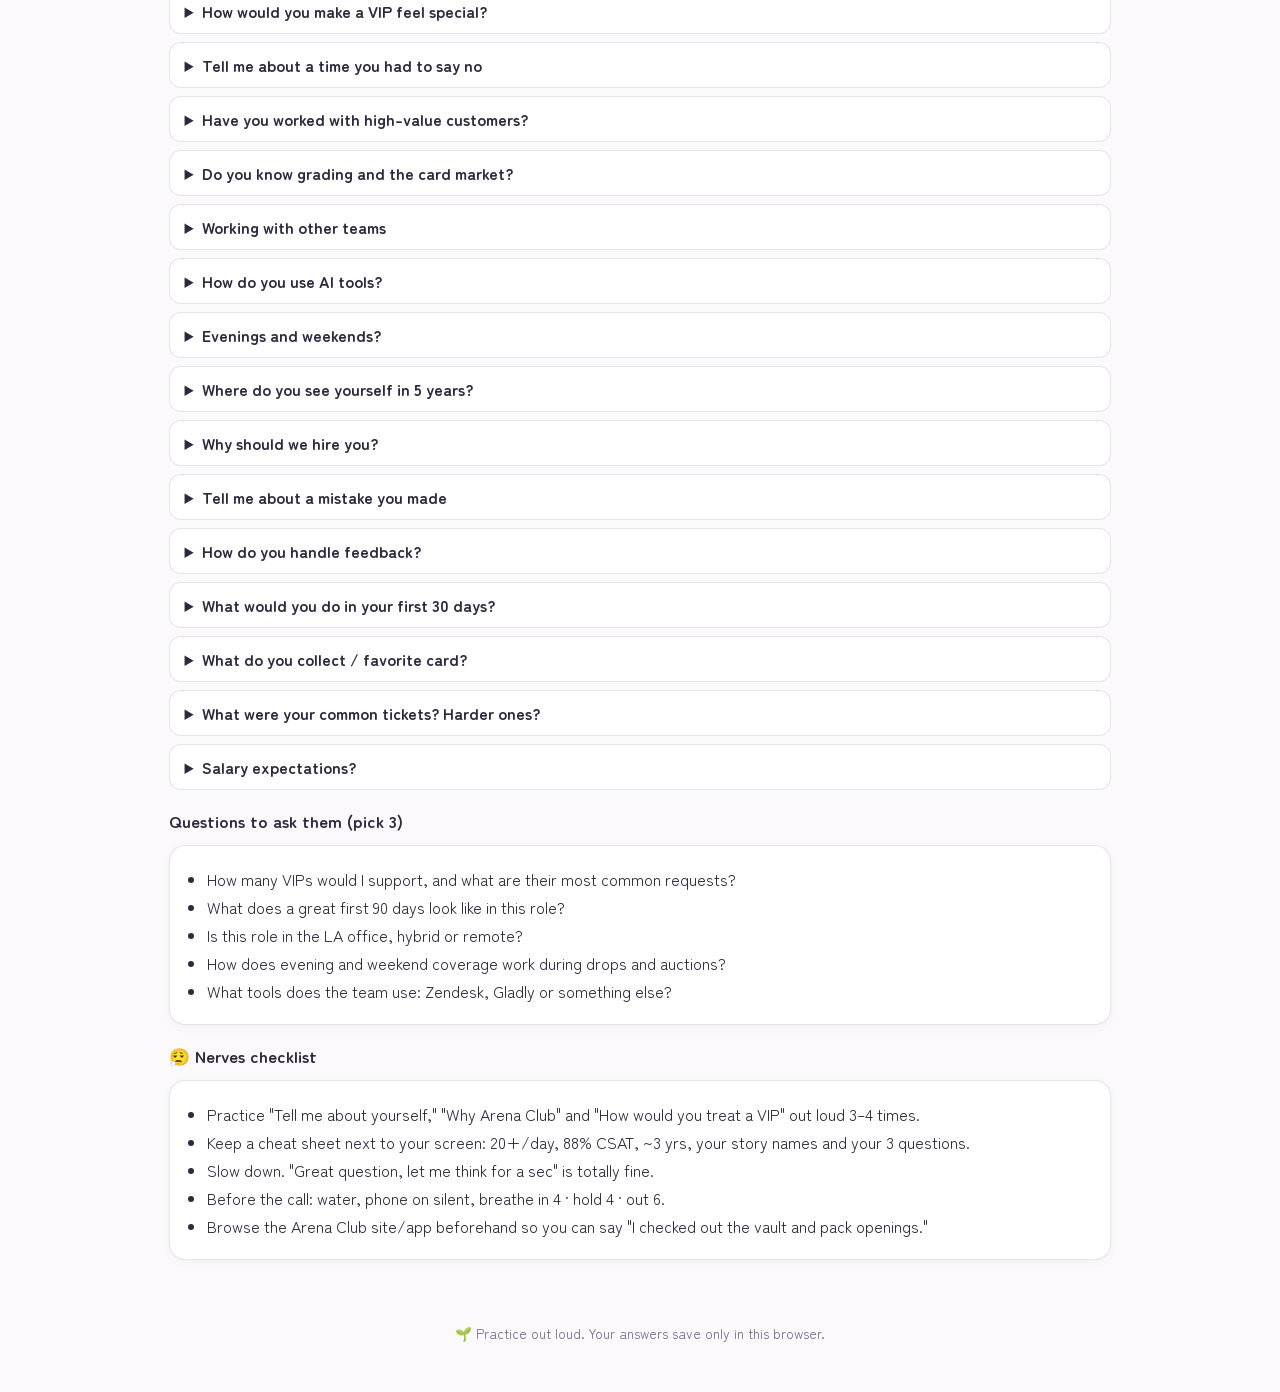
<file: projects/interview-prep/index.html>
<!doctype html>
<html lang="en">
<head>
  <meta charset="utf-8" />
  <meta name="viewport" content="width=device-width, initial-scale=1" />
  <meta name="robots" content="noindex, nofollow" />
  <title>Interview Prep · Customer Support</title>
  <link rel="preconnect" href="https://fonts.googleapis.com" />
  <link rel="preconnect" href="https://fonts.gstatic.com" crossorigin />
  <link href="https://fonts.googleapis.com/css2?family=Zen+Maru+Gothic:wght@400;500;700&display=swap" rel="stylesheet" />
  <style>
    :root { --ink:#2d2a3e; --muted:#6f6a85; --line:rgba(45,42,62,.12); --sakura:#f6a9c6; --deep:#e2729c; --paper:#fbf9fc; --mint:#74cfac; --blue:#7aaee8; --lilac:#ad98ea; --warn:#f2b66d; --r:16px; }
    * { box-sizing:border-box; }
    body { margin:0; color:var(--ink); background:linear-gradient(180deg,#fbe3ee 0,var(--paper) 260px); font-family:"Zen Maru Gothic",system-ui,sans-serif; line-height:1.55; }
    header { max-width:980px; margin:0 auto; padding:2rem 1.2rem 1rem; }
    header a.back { color:var(--muted); font-size:.9rem; text-decoration:none; }
    h1 { margin:.4rem 0 .2rem; font-size:1.9rem; }
    h1 .accent { color:var(--deep); }
    .sub { color:var(--muted); margin:0; }
    nav.tabs { position:sticky; top:0; z-index:5; background:rgba(251,249,252,.92); backdrop-filter:blur(8px); border-bottom:1px solid var(--line); }
    nav.tabs .in { max-width:980px; margin:0 auto; padding:.6rem 1.2rem; display:flex; gap:.4rem; overflow-x:auto; }
    nav.tabs button { border:1px solid var(--line); background:#fff; padding:.45rem .9rem; border-radius:999px; cursor:pointer; white-space:nowrap; color:var(--ink); }
    nav.tabs button.on { background:var(--deep); color:#fff; border-color:var(--deep); }
    main { max-width:980px; margin:0 auto; padding:1.2rem; }
    section { display:none; } section.on { display:block; }
    h2 { font-size:1.35rem; margin:.4rem 0 .8rem; }
    h3 { font-size:1.05rem; margin:1.1rem 0 .4rem; }
    .card { background:#fff; border:1px solid var(--line); border-radius:var(--r); padding:1rem 1.1rem; margin:.7rem 0; box-shadow:0 2px 10px rgba(120,80,110,.05); }
    .grid { display:grid; grid-template-columns:repeat(auto-fit,minmax(260px,1fr)); gap:.8rem; }
    .pill { display:inline-block; font-size:.75rem; padding:.1rem .55rem; border-radius:999px; background:#f3eefc; color:#6a55b5; margin-right:.3rem; }
    .pill.tb { background:#e6f6ef; color:#2f8a64; } .pill.zd { background:#e8f1fc; color:#3a6fae; }
    .note { background:#fff7ea; border:1px solid #f6dcae; border-radius:12px; padding:.7rem .9rem; font-size:.92rem; }
    .good { background:#eefaf4; border:1px solid #c6ebd8; border-radius:12px; padding:.7rem .9rem; font-size:.92rem; }
    ul { padding-left:1.2rem; margin:.3rem 0; } li { margin:.2rem 0; }
    .btn { border:0; background:var(--deep); color:#fff; padding:.55rem 1rem; border-radius:999px; cursor:pointer; font-weight:500; }
    .btn.ghost { background:#fff; color:var(--ink); border:1px solid var(--line); }
    .btn.mint { background:var(--mint); } .btn.warn { background:var(--warn); }
    .row { display:flex; flex-wrap:wrap; gap:.5rem; align-items:center; }
    select, textarea { font:inherit; border:1px solid var(--line); border-radius:12px; padding:.5rem .7rem; background:#fff; color:var(--ink); }
    textarea { width:100%; min-height:110px; resize:vertical; }
    .q { font-size:1.15rem; font-weight:700; margin:.3rem 0 .6rem; }
    .reveal { display:none; margin-top:.8rem; } .reveal.show { display:block; }
    .sample { background:#faf7fd; border-left:4px solid var(--lilac); padding:.6rem .8rem; border-radius:8px; margin:.5rem 0; }
    .progress { height:8px; background:#f0e9f4; border-radius:99px; overflow:hidden; margin:.4rem 0 .2rem; }
    .progress i { display:block; height:100%; background:linear-gradient(90deg,var(--sakura),var(--deep)); width:0; transition:width .3s; }
    .timer { font-variant-numeric:tabular-nums; font-weight:700; font-size:1.4rem; }
    details { background:#fff; border:1px solid var(--line); border-radius:12px; padding:.6rem .9rem; margin:.5rem 0; }
    details summary { cursor:pointer; font-weight:700; }
    table { width:100%; border-collapse:collapse; font-size:.93rem; } td, th { border-bottom:1px solid var(--line); padding:.45rem .4rem; text-align:left; vertical-align:top; }
    .quiz-opt { display:block; width:100%; text-align:left; margin:.3rem 0; background:#fff; border:1px solid var(--line); border-radius:12px; padding:.55rem .8rem; cursor:pointer; color:var(--ink); }
    .quiz-opt.right { background:#e6f6ef; border-color:var(--mint); } .quiz-opt.wrong { background:#fdeaea; border-color:#ec9a9a; }
    .muted { color:var(--muted); font-size:.9rem; }
    footer { text-align:center; color:var(--muted); font-size:.85rem; padding:2rem 1rem 3rem; }
  </style>
</head>
<body>
  <header>
    <a class="back" href="/">← back to the garden</a>
    <h1>Interview Prep: <span class="accent">Customer Support</span></h1>
    <p class="sub">Practice questions, TRACE stories, Zendesk basics and the TeamBuilder role, all in one place. Your progress and notes save in this browser.</p>
  </header>

  <nav class="tabs"><div class="in" id="tabs"></div></nav>

  <main>
    <!-- ARENA CLUB -->
    <section id="arena">
      <h2>🃏 Arena Club: VIP Customer Success Specialist</h2>
      <div class="card"><b>Interview: Monday 11/9</b> · LA office (ask if hybrid/remote) · $65–110K + bonus + equity<br>
      <b>Company:</b> a digital marketplace for collectibles, co-founded by Derek Jeter and Brian Lee. Buy, sell, grade, vault, digital pack openings and a personal online showroom. Started as the "first-ever digital card show."<br>
      <b>The role:</b> main point of contact for their highest-value VIP collectors, <b>mostly by text</b> (plus email and phone). Owns orders, grading submissions, shipping and account requests from start to finish. Also helps with insurance claims, CSAT and feedback review, escalations and VIP campaigns with Marketing. <i>"A customer support role first."</i></div>

      <h3>What they want → your proof</h3>
      <div class="card"><table>
        <tr><th>They want</th><th>You</th></tr>
        <tr><td>2+ yrs high-touch support</td><td>~3 yrs at TRACE ✅</td></tr>
        <tr><td>Great text-based writing</td><td>Chat + email, 88% CSAT ✅</td></tr>
        <tr><td>Many conversations at once</td><td>About 20+ a day ✅</td></tr>
        <tr><td>Cards / collectibles knowledge</td><td>Collector + BloomingCollects vendor (Collect-A-Con LA, LA Card Show) ✅✅</td></tr>
        <tr><td>Uses AI tools</td><td>Claude + OpenClaw ✅</td></tr>
        <tr><td>Zendesk (preferred)</td><td>Daily user, built macros ✅</td></tr>
        <tr><td>Works with Ops / Grading / Marketing</td><td>Escalations to engineering; marketing degree ✅</td></tr>
        <tr><td>Evenings / weekends for drops</td><td>Answer honestly ⚠️</td></tr>
        <tr><td>Insurance claims</td><td>New to you, so say you'd learn it fast ⚠️</td></tr>
        <tr><td>Sports cards</td><td>Pokémon/TCG-first, learning sports ⚠️</td></tr>
      </table></div>

      <h3>Your answers (say them naturally, not word for word)</h3>
      <div id="arenaQ"></div>

      <h3>Questions to ask them (pick 3)</h3>
      <div class="card"><ul>
        <li>How many VIPs would I support, and what are their most common requests?</li>
        <li>What does a great first 90 days look like in this role?</li>
        <li>Is this role in the LA office, hybrid or remote?</li>
        <li>How does evening and weekend coverage work during drops and auctions?</li>
        <li>What tools does the team use: Zendesk, Gladly or something else?</li>
      </ul></div>

      <h3>😮‍💨 Nerves checklist</h3>
      <div class="card"><ul>
        <li>Practice "Tell me about yourself," "Why Arena Club" and "How would you treat a VIP" out loud 3–4 times.</li>
        <li>Keep a cheat sheet next to your screen: 20+/day, 88% CSAT, ~3 yrs, your story names and your 3 questions.</li>
        <li>Slow down. "Great question, let me think for a sec" is totally fine.</li>
        <li>Before the call: water, phone on silent, breathe in 4 · hold 4 · out 6.</li>
        <li>Browse the Arena Club site/app beforehand so you can say "I checked out the vault and pack openings."</li>
      </ul></div>
    </section>

    <!-- 0. TOP QUESTIONS -->
    <section id="top">
      <h2>⭐ Top interview questions + 6 core stories</h2>

      <h3>Know the product: TRACE in 30 seconds (from traceup.com)</h3>
      <div class="card"><ul>
        <li><b>What it is:</b> an AI sports camera plus app (company: AlpineReplay, Inc., "powered by traceVision"). You set it up, hit record, and the AI films the game and automatically makes highlights.</li>
        <li><b>PlayerFocus™:</b> turns team video into a <i>player-first</i> view, so every family gets highlights of <b>their</b> kid. Plans: Basic $180/yr, Pro $300/yr, with a free camera lease.</li>
        <li><b>Features:</b> PlayerCam (zoomed view of one player), MultiCam, AI Reels, live game updates on your phone, team chat, game summaries and stats (possession, shots, game stats).</li>
        <li><b>Customers:</b> parents, coaches and team managers. Their quote: "Coach used to spend Sunday nights cutting film. Now it's done before anyone leaves the field." Mostly youth soccer, now also basketball and football.</li>
        <li><b>Why it matters for you:</b> you supported <b>hardware + app + subscription</b>, used by non-technical families on game days. That's real SaaS-style support.</li>
      </ul><p class="muted">Use this when they ask "tell me about your last company" or "what did you support?"</p></div>

      <h3>Your 6 core STAR stories (one story answers many questions)</h3>
      <p class="note">Swap in the real details you remember: dates, names, what exactly broke. Specifics make you believable.</p>
      <div id="core6"></div>

      <h3>Common questions + how to answer</h3>
      <div id="topQ"></div>
    </section>

    <!-- 1. CHEAT SHEET -->
    <section id="cheat">
      <h2>🌸 TRACE cheat sheet: what to know cold</h2>
      <div class="grid">
        <div class="card"><h3>The 20-second pitch</h3>
          <p>"For about 3 years I was the support contact at TRACE, an AI-powered sports camera company for youth soccer. I handled 15–20+ tickets a day through Zendesk chat and email, helping clubs, coaches and parents with camera hardware, Wi-Fi and app issues. I kept an 88% CSAT, wrote help docs and macros for recurring issues, escalated bugs to engineering, trained new hires and ran QA on cameras before they shipped. Now I want to grow in customer success and support at a software company."</p></div>
        <div class="card"><h3>Numbers to remember</h3>
          <ul>
            <li><b>Apr 2023 – Jun 2026</b> at TRACE (~3 years)</li>
            <li><b>15–20+ tickets/day</b> (~300–400/month)</li>
            <li><b>88% CSAT</b></li>
            <li>Many issues solved in <b>one contact</b> (first-contact resolution)</li>
            <li>QA on batches of <b>20+ cameras</b> with Python test scripts</li>
            <li>4 years client-facing in total (with Uniqlo)</li>
          </ul></div>
        <div class="card"><h3>Who your customers were</h3>
          <ul><li>Youth soccer <b>clubs</b> (admins buying for teams)</li><li><b>Coaches</b> recording games and sharing film</li><li><b>Parents</b> wanting to watch their kid's highlights</li></ul>
          <p class="muted">Mostly non-technical people under time pressure (game days). That's why plain-language explanations were your superpower.</p></div>
        <div class="card"><h3>Tools you actually used</h3>
          <ul><li><b>Zendesk</b>: tickets, live chat, email, macros, queue</li><li><b>Slack</b>: team + engineering, and pulling up camera info and debug details</li><li><b>Google Sheets</b>: QA tracking for camera batches</li><li><b>Python</b> test scripts for QA</li><li>Google Workspace, Microsoft 365, Excel</li><li><b>Claude + OpenClaw</b>: AI automation</li></ul></div>
      </div>

      <h3>🔑 What to leverage (your strengths)</h3>
      <div class="grid">
        <div class="good"><b>Hardware + software troubleshooting.</b> You fixed physical cameras, Wi-Fi and the app. Most support people only know software.</div>
        <div class="good"><b>Customers under pressure.</b> Game-day deadlines taught you to stay calm and fast.</div>
        <div class="good"><b>Documentation.</b> You turned repeat questions into macros and help docs. This is exactly what TeamBuilder wants.</div>
        <div class="good"><b>Working with engineering.</b> You reproduced bugs and wrote clear escalation reports.</div>
        <div class="good"><b>QA mindset.</b> You caught problems before customers did, so you think about prevention, not just fixing.</div>
        <div class="good"><b>Training others.</b> You trained new hires. That's the start of leadership experience.</div>
        <div class="good"><b>AI fluency.</b> You built real AI workflows (OpenClaw). Lots of support teams want this right now.</div>
        <div class="good"><b>Marketing degree.</b> You understand the customer journey and messaging.</div>
      </div>

      <h3>⚠️ Stay honest: how to handle gaps</h3>
      <div class="card"><table>
        <tr><th>If they ask about…</th><th>Say something like</th></tr>
        <tr><td>Phone support</td><td>"Most of my support was chat and email, and I'm very comfortable on video and phone calls. I'd ramp up fast."</td></tr>
        <tr><td>Owning accounts / renewals</td><td>"My role was ticket-based. I didn't own a book of accounts, but I built relationships with repeat customers like club admins and coaches."</td></tr>
        <tr><td>SaaS experience</td><td>"TRACE was hardware plus an app and cloud platform, so I supported software every day: app issues, uploads, accounts and bugs."</td></tr>
        <tr><td>Zendesk admin (triggers, reporting)</td><td>"I used Zendesk daily and built macros. I understand how triggers, automations and SLAs work, and I'd love to go deeper on the admin side."</td></tr>
        <tr><td>Team lead experience</td><td>"I wasn't a formal lead, but I trained new hires on our workflows and ticket standards."</td></tr>
        <tr><td>Your official title</td><td>"My official title was technician, but my day-to-day was customer support and QA." Use this if the background check shows a different title.</td></tr>
      </table></div>
      <p class="note">Rule of thumb: never claim something you can't explain with a real example. A believable "I haven't done that yet, but here's the closest thing I've done" beats a fake yes.</p>
    </section>

    <!-- 2. PRACTICE -->
    <section id="practice">
      <h2>🎯 Practice questions</h2>
      <div class="card">
        <div class="row">
          <label>Category <select id="cat"></select></label>
          <label><input type="checkbox" id="onlyWeak" /> Only "needs work"</label>
          <button class="btn ghost" id="shuffle">Shuffle</button>
        </div>
        <div class="progress"><i id="bar"></i></div>
        <div class="muted" id="stat"></div>
      </div>
      <div class="card" id="qcard">
        <div id="qtags"></div>
        <div class="q" id="qtext"></div>
        <textarea id="mine" placeholder="Type your answer out loud first, then write it here (saves automatically)…"></textarea>
        <div class="row" style="margin-top:.6rem">
          <button class="btn" id="show">Show key points + sample</button>
          <button class="btn mint" id="got">✓ Got it</button>
          <button class="btn warn" id="weak">↻ Needs work</button>
          <button class="btn ghost" id="prev">← Prev</button>
          <button class="btn ghost" id="next">Next →</button>
        </div>
        <div class="reveal" id="rev">
          <h3>Hit these points</h3><ul id="keys"></ul>
          <h3>Sample answer</h3><div class="sample" id="samp"></div>
          <p class="muted" id="tip"></p>
        </div>
      </div>
    </section>

    <!-- 3. MOCK -->
    <section id="mock">
      <h2>⏱️ Mock interview</h2>
      <div class="card">
        <p>Random question, 2 minutes. Answer <b>out loud</b> as if you're on Zoom. Aim for 60–90 seconds and use STAR: <b>S</b>ituation, <b>T</b>ask, <b>A</b>ction, <b>R</b>esult.</p>
        <div class="row"><button class="btn" id="mstart">Give me a question</button><span class="timer" id="mtime">2:00</span></div>
        <div class="q" id="mq" style="margin-top:.8rem"></div>
        <div class="reveal" id="mrev"><h3>Did you hit…</h3><ul id="mkeys"></ul></div>
        <button class="btn ghost" id="mshow" style="display:none">Check my answer</button>
      </div>
    </section>

    <!-- 4. STORIES -->
    <section id="stories">
      <h2>📖 TRACE stories (STAR)</h2>
      <p class="note"><b>Make these yours.</b> They're built from the kind of work you did at TRACE. Before an interview, swap in the real details you remember (which customer, what broke, what happened). Interviewers ask follow-ups, so a real story beats a polished fake one.</p>
      <div id="storyList"></div>
    </section>

    <!-- 5. ZENDESK -->
    <section id="zendesk">
      <h2>🎫 Zendesk crash course</h2>
      <div class="good">You already used Zendesk daily (tickets, chat, email, macros, the queue). This tab fills in the <b>admin and reporting</b> side so you can talk about it confidently.</div>
      <div id="zdList"></div>
      <h3>🧠 Quick quiz</h3>
      <div class="card" id="quiz"></div>
    </section>

    <!-- 6. CS FUNDAMENTALS -->
    <section id="fund">
      <h2>💬 Customer support fundamentals</h2>
      <div id="fundList"></div>
    </section>

    <!-- 7. TEAMBUILDER -->
    <section id="tb">
      <h2>🏥 TeamBuilder: Customer Support Specialist</h2>
      <div class="card"><b>Company:</b> healthcare SaaS (workforce management and scheduling for healthcare organizations). <b>Pay:</b> $73–75K + bonus + equity. Remote. Reports to the Customer Success Manager. <b>Applied 10/26.</b></div>
      <h3>What they asked on the application</h3>
      <div class="card"><ol>
        <li>Tell us about a time you helped a frustrated or confused customer resolve an issue. (Situation, communication, outcome)</li>
        <li>Managing 10–20 tickets a day: how do you stay organized so nothing falls through the cracks?</li>
        <li>What professional tools do you rely on for task management, communication, process improvement and coordination?</li>
        <li>Can you work weekends?</li>
      </ol><p class="muted">They'll likely dig into these same topics in the interview. Practice them in the TeamBuilder category on the Practice tab.</p></div>
      <h3>What experience they want → what you've got</h3>
      <div class="card"><table id="tbMap"></table></div>
      <h3>Words to use (they're in the job post)</h3>
      <div class="card"><span class="pill tb">Tier 1–3</span><span class="pill tb">self-service</span><span class="pill tb">knowledge base</span><span class="pill tb">SOPs</span><span class="pill tb">macros &amp; workflows</span><span class="pill tb">reduce ticket volume</span><span class="pill tb">CSAT</span><span class="pill tb">KPIs</span><span class="pill tb">customer advocate</span><span class="pill tb">cross-functional</span><span class="pill tb">scalable support</span><span class="pill tb">customer health</span></div>
      <h3>Good questions to ask THEM</h3>
      <div class="card"><ul>
        <li>What does a typical day look like? How are tickets split between Tier 1 and Tier 3?</li>
        <li>What are the top reasons customers reach out right now?</li>
        <li>How do you measure success in this role in the first 90 days?</li>
        <li>How much of the knowledge base exists today, and where are the biggest gaps?</li>
        <li>How does support work with Customer Success and Implementation on new customers?</li>
        <li>What does growth look like from this role, for example toward Customer Success?</li>
      </ul></div>
    </section>

    <!-- 8. SOCi -->
    <section id="soci">
      <h2>📣 SOCi: Sales Development Representative</h2>
      <div class="card"><b>Company:</b> SOCi, AI-powered marketing for multi-location brands (Ford, Ace Hardware, Kumon, Liberty Tax). Their Genius Agents handle local marketing work across hundreds of locations: local search and listings, reviews and social. <b>Pay:</b> $50–60K base + commission (you asked for $60K base, OTE flexible). Remote, Miami/Fort Lauderdale preferred. <b>Applied 10/26.</b></div>
      <div class="note"><b>This is a sales role, not support.</b> An SDR finds and qualifies potential customers, books demos for Account Executives (AEs) and closes small deals. Expect phone-heavy outreach and quotas (meetings booked, pipeline). In the interview, show you're coachable, driven and good at explaining tech, and be honest that sales is a new direction.</div>

      <h3>What SOCi sells (in plain words)</h3>
      <div class="card"><ul>
        <li><b>Who buys it:</b> brands with lots of locations (franchises, retail chains, restaurants, dealerships, tax offices).</li>
        <li><b>Their pain:</b> keeping hundreds of local pages, reviews and social accounts updated and on-brand is a ton of work.</li>
        <li><b>SOCi's pitch:</b> AI agents do the work of "1,000 local marketers": respond to reviews, post locally, manage listings, so brands get more visibility and engagement without a huge team.</li>
        <li><b>Your angle:</b> marketing degree + 3 years explaining an AI product to non-technical customers + you build AI workflows yourself.</li>
      </ul></div>

      <h3>What they want → what you've got</h3>
      <div class="card"><table id="sociMap"></table></div>

      <h3>SDR basics to know</h3>
      <div id="sociBasics"></div>

      <h3>Practice cold call (role-play out loud)</h3>
      <div class="card">
        <p class="muted">Pretend you're calling the marketing director of a 200-location restaurant chain. Keep it under 30 seconds before asking a question.</p>
        <div class="sample">"Hi Sarah, this is Jason with SOCi. I'll be quick. I work with multi-location brands like Ace Hardware and Kumon. A lot of marketing leaders I talk to say keeping reviews, local pages and social posts current across hundreds of locations eats up their team's time. Is that something you're running into?"</div>
        <p><b>If yes:</b> "How are you handling it today?" → listen → "Would it be worth 20 minutes with our team to see how our AI agents handle that across all your locations?"</p>
        <p><b>If "not interested":</b> "Totally fair. Just so I know for the future, is that because you've already got it covered, or it's not a priority right now?"</p>
        <p><b>If "send me an email":</b> "Happy to. So I send something useful, what's your biggest focus for local marketing this year?"</p>
        <p><b>If "we already use a tool":</b> "Makes sense, most brands we talk to do. What would you change about it if you could?"</p>
      </div>

      <h3>SOCi's 3 Genius Agents (from soci.ai, Oct 2026)</h3>
      <div class="grid">
        <div class="card"><b>🔎 Local Search Agent</b><br>Local SEO + AI search visibility: manages listings, optimizes local pages, evaluates competitors, publishes Google posts, keeps data accurate.</div>
        <div class="card"><b>⭐ Reputation Agent</b><br>Responds to reviews, asks for new reviews, analyzes sentiment, deploys surveys, responds to chats.</div>
        <div class="card"><b>📱 Social Agent</b><br>Creates local social strategies, publishes content, replies to engagement, generates images and videos, answers DMs.</div>
      </div>
      <div class="card"><b>How they work:</b> educated on your brand → trained on your workflows → deployed to your locations.<br><b>Big numbers:</b> 400K+ agents deployed · 27M+ tasks · 5M+ hours saved · 4,000+ G2 reviews · #1 G2-ranked for multi-location marketing.<br><b>Customer proof:</b> Liberty Tax: 90% of locations in the Google local "3-pack" (up from 60%). Ascent HM: 99% of reviews answered (up from 18%). Rita's: review replies went from 10 hours a week to 5 minutes a day.</div>

      <h3>🧠 SOCi quiz</h3>
      <div class="card" id="sociQuiz"></div>

      <h3>Good questions to ask SOCi</h3>
      <div class="card"><ul>
        <li>What does a successful first 90 days look like for a new SDR? How is quota measured?</li>
        <li>How is the SDR team split between outbound calling, email and events?</li>
        <li>What does training and coaching look like for someone newer to sales?</li>
        <li>How do SDRs work with AEs day to day?</li>
        <li>What's the typical path and timeline from SDR to AE? Do people ever move into customer success?</li>
        <li>How is commission structured, and what does a typical SDR earn at target (OTE)?</li>
      </ul></div>
      <p class="muted">Practice the SOCi questions in the <b>Practice</b> tab → category "SOCi".</p>
    </section>
  </main>
  <footer>🌱 Practice out loud. Your answers save only in this browser.</footer>

<script>
const TABS=[["arena","🃏 Arena Club (Mon 11/9)"],["top","⭐ Top questions"],["cheat","Cheat sheet"],["practice","Practice"],["mock","Mock interview"],["stories","TRACE stories"],["zendesk","Zendesk"],["fund","CS fundamentals"],["tb","TeamBuilder"],["soci","SOCi (SDR)"]];
const tabsEl=document.getElementById("tabs");
function openTab(id){document.querySelectorAll("section").forEach(s=>s.classList.toggle("on",s.id===id));tabsEl.querySelectorAll("button").forEach(b=>b.classList.toggle("on",b.dataset.id===id));localStorage.setItem("ip_tab",id);scrollTo({top:0});}
TABS.forEach(([id,l])=>{const b=document.createElement("button");b.textContent=l;b.dataset.id=id;b.onclick=()=>openTab(id);tabsEl.appendChild(b);});

/* ---------- QUESTIONS ---------- */
const Q=[
 // Intro / motivation
 {c:"Intro",q:"Tell me about yourself.",k:["Present: what you do and your strength (support + troubleshooting)","Past: TRACE, 3 years, 15–20+ tickets/day, 88% CSAT, docs and QA","Future: why this role and company"],s:"I've spent the last three years in customer support at TRACE, an AI-powered sports camera company for youth soccer. I was the go-to person for clubs, coaches and parents, handling 15 to 20 tickets a day in Zendesk across hardware, Wi-Fi and app issues, and I kept an 88% CSAT. Beyond tickets, I wrote help docs and macros for common problems, escalated bugs to engineering and trained new hires. Now I'm looking to bring that to a software company where I can keep growing in support and customer success, and that's what drew me here.",t:"Keep it under 90 seconds. Don't recite your whole resume."},
 {c:"Intro",q:"Why are you interested in this role?",k:["Something specific about the company or product","The parts of the job you enjoy (teaching, solving, docs)","A link to your TRACE experience"],s:"What I enjoyed most at TRACE was helping someone go from frustrated to confident, and then fixing the root cause so the next person didn't hit the same problem. This role has both: solving tickets and improving docs and processes. I also like that you serve healthcare teams, where getting things right really matters.",t:"Always research the company first and mention one real detail."},
 {c:"Intro",q:"Why did you leave TRACE?",k:["Short, honest and positive","No complaining about the old company","Focus on what you're moving toward"],s:"My time at TRACE wrapped up in June. I learned a lot there, and now I'm looking for a role at a software company where I can grow in support and eventually customer success.",t:"Fill in the true reason in one sentence, then pivot forward. Keep it brief."},
 {c:"Intro",q:"Where do you see yourself in 2–3 years?",k:["Growing within the company","Customer success or senior support","Getting better at docs, process and mentoring"],s:"I'd like to be someone the team relies on, owning harder Tier 2 and 3 issues, helping shape the knowledge base and mentoring newer teammates. Longer term I'm interested in customer success, working more closely with customers on getting value from the product.",t:""},
 // Behavioral
 {c:"Behavioral",q:"Tell me about a time you helped a frustrated or confused customer.",k:["Acknowledge emotion first","Ask simple questions to find the real problem","Plain-language steps, one at a time","Outcome + what you improved afterward"],s:"A coach messaged the night before a tournament because his game video wasn't showing up. I acknowledged the time pressure and told him I'd stay with him until it was fixed. A few questions showed his camera was on weak Wi-Fi, so uploads kept stalling. I walked him through moving it closer to the router, one step at a time. The video uploaded while we were still chatting and he left a positive rating. Since it came up often, I turned the fix into a macro.",t:"Use a real ticket you remember and swap in the true details."},
 {c:"Behavioral",q:"Tell me about a time you had to escalate an issue.",k:["How you knew it needed escalation (reproduced it, beyond your scope)","Clear write-up: steps, device info, logs","Kept the customer updated","Outcome"],s:"A customer's camera kept failing uploads even after the usual fixes. I reproduced the problem, pulled the camera's info and debug details, and escalated to engineering with clear steps, what we'd already tried and what I was seeing. I told the customer it was with our engineers and when to expect an update, and I checked back so they weren't left waiting. Once engineering confirmed a fix, I verified it with the customer.",t:"Show judgment: you escalate after doing your homework, not as a first step."},
 {c:"Behavioral",q:"Tell me about a process you improved.",k:["The problem (repeat tickets, wasted time)","What you built (macro, doc, guide)","Result: faster replies, fewer repeat questions"],s:"I noticed the same Wi-Fi and upload questions coming in again and again. I wrote clear troubleshooting docs and Zendesk macros for them, so the team could answer in seconds and give consistent steps. It cut down back-and-forth and freed up time for harder tickets.",t:"If you remember any real numbers (time saved, fewer tickets), add them."},
 {c:"Behavioral",q:"Tell me about a time you made a mistake.",k:["A real but small mistake","You owned it fast","What you did to fix it","What you changed so it won't happen again"],s:"Early on I sent a customer the wrong troubleshooting steps for their camera model. When they replied that it didn't work, I apologized, sent the right steps and followed up to make sure it was resolved. After that I always double-checked the model and setup before replying, and it's part of why I later made model-specific macros.",t:"Replace this with a mistake you actually made. Interviewers can tell when it's generic."},
 {c:"Behavioral",q:"Tell me about a time you trained or helped a teammate.",k:["Who and what you trained","How (shadowing, docs, macros)","Result"],s:"When new hires joined support, I trained them on our ticket workflow, how we handled common camera and app issues, and our standards for replies and escalations. I pointed them to the docs and macros I'd built so they could ramp up faster and stay consistent.",t:"This is your answer to 'leadership experience.'"},
 {c:"Behavioral",q:"Tell me about a time you worked with another team (engineering or product).",k:["Why you needed them","How you communicated (clear reports in Slack)","Shared customer feedback","Outcome"],s:"I worked with engineering constantly. When I found a bug, I reproduced it and sent a clear report in Slack with steps, camera info and debug details. I also passed along recurring customer feedback so the team could see patterns, not just one-off complaints.",t:""},
 {c:"Behavioral",q:"Tell me about a time you went above and beyond.",k:["A specific customer or problem","The extra step you took","Impact"],s:"Beyond fixing tickets, I ran QA on camera batches before they shipped, using Python test scripts to catch module, board and battery faults. Catching those early meant customers never had to contact us about them.",t:""},
 // Situational
 {c:"Situational",q:"A customer is angry and demanding a refund. What do you do?",k:["Stay calm, let them vent, acknowledge","Apologize for the experience (not blame)","Find out what happened and what they need","Know the policy, offer what you can, escalate if needed","Follow up"],s:"First I'd let them explain and acknowledge how frustrating it is. Then I'd ask a few questions to understand what went wrong. If I can fix the underlying issue, that often matters more than the refund. If a refund is the right call and it's within policy, I'd process it or bring in whoever approves it, and tell them exactly what happens next and when.",t:"Never promise something you can't approve."},
 {c:"Situational",q:"You have 20 tickets and three are urgent. How do you prioritize?",k:["Triage: urgent and blocking first","Then oldest first / SLA","Quick acknowledgment replies","Escalate or ask for help if overloaded"],s:"I'd scan the queue first and pull out anything urgent: someone fully blocked, or with a deadline. I'd handle those, and if I can't solve one right away, I'd at least send an update so they know I'm on it. Then I'd work the rest oldest first, using macros for common issues to move faster. If the queue were still too heavy, I'd flag it to my lead early.",t:"This is the TeamBuilder question; practice it until it's smooth."},
 {c:"Situational",q:"You don't know the answer to a customer's question. What do you do?",k:["Be honest, don't guess","Set expectations","Check docs, ask the team","Follow up with the answer and document it"],s:"I'd tell the customer I want to get them the right answer, not a guess, and give them a time to expect an update. Then I'd check the knowledge base, ask a teammate or engineering, and follow up. If it was a gap in our docs, I'd write it up so the next person has the answer.",t:""},
 {c:"Situational",q:"A customer reports a bug you can't reproduce.",k:["Gather details: device, version, steps, screenshots","Try their exact setup","Escalate with everything you have","Keep the customer in the loop"],s:"I'd ask for specifics: device, app version, exact steps, screenshots or a video. I'd try to match their setup. If I still couldn't reproduce it, I'd escalate to engineering with everything I'd gathered and let the customer know it's being looked into, then follow up.",t:""},
 {c:"Situational",q:"How would you reduce ticket volume?",k:["Look at trends: top reasons for contact","Fix with self-service: help articles and FAQs","Macros for consistency","Send product feedback to fix the root cause"],s:"I'd look at what people contact us about most, then attack the top few. Some can be solved with better help center articles or in-app guidance, some need a product fix, which I'd raise with the product team with data. At TRACE, writing docs for our most common issues did exactly this.",t:"TeamBuilder specifically wants this. Say 'self-service' and 'root cause.'"},
 {c:"Situational",q:"A customer keeps replying to a solved ticket with new questions. What do you do?",k:["Answer helpfully","Split unrelated issues into new tickets","Make sure the original issue is truly solved","Check whether they need onboarding or training"],s:"I'd make sure the original issue is actually resolved, then help with the new question. If it's unrelated, I'd open a new ticket so each issue is tracked cleanly. If they keep having questions, they may need a quick training session or better resources, which I'd suggest.",t:""},
 // TeamBuilder
 {c:"TeamBuilder",q:"Why TeamBuilder / why healthcare SaaS?",k:["Mission: helping healthcare teams operate better","Elevated support: docs, process, cross-team","Fits your experience and growth goals"],s:"I like that this role goes beyond closing tickets: improving docs, workflows and self-service, and working with Customer Success, Product and Engineering. That's the part of support I enjoyed most at TRACE. And supporting healthcare teams means the work has real impact; when scheduling software works, people can focus on patients.",t:""},
 {c:"TeamBuilder",q:"Tell me about documentation or knowledge base content you created.",k:["What you wrote (troubleshooting docs, macros)","Why (recurring issues)","Who used it (customers, the team, new hires)","Impact"],s:"At TRACE I created troubleshooting docs and Zendesk macros for our most common issues: Wi-Fi, uploads and camera setup. The team used them to answer faster and more consistently, and I used them when training new hires.",t:"They list this as REQUIRED, so lead with it."},
 {c:"TeamBuilder",q:"What's the difference between Tier 1, 2 and 3 support? Give an example of each from TRACE.",k:["Tier 1: common how-to, fixed with known steps","Tier 2: deeper troubleshooting and investigation","Tier 3: engineering-level bugs and fixes"],s:"Tier 1 at TRACE was things like resetting the camera or reconnecting Wi-Fi, solved with known steps or a macro. Tier 2 was deeper troubleshooting: digging into camera info and debug details to find why uploads kept failing. Tier 3 was real bugs, which I reproduced and escalated to engineering with a clear report.",t:""},
 {c:"TeamBuilder",q:"How would you tailor support based on customer health or account context?",k:["Know who the customer is (new, at-risk, big account)","New customers: more hand-holding","Frustrated or at-risk: faster, personal, loop in CS","Use notes and history"],s:"I'd look at the context before replying: are they brand new, a long-time customer, or someone who's had a rough few weeks? A new customer might need more guidance and links to resources; someone frustrated or at risk gets a faster, more personal response, and I'd loop in their Customer Success Manager. At TRACE, a club admin setting up a whole team needed a very different approach than a parent with one question.",t:""},
 {c:"TeamBuilder",q:"What support KPIs are you familiar with?",k:["CSAT (yours: 88%)","First response time","Resolution time","First contact resolution","Backlog and ticket volume"],s:"CSAT is the one I tracked most; mine was 88%. I also paid attention to first response time, how fast tickets got resolved, and resolving things in one contact. And I watched for recurring issues, because those tell you where to improve docs or the product.",t:"See the CS fundamentals tab for definitions."},
 {c:"TeamBuilder",q:"Do you have experience with Zendesk workflows, automation or reporting?",k:["Honest: daily user, built macros","Understand triggers, automations, views, SLAs","Eager to go deeper into admin"],s:"I used Zendesk every day at TRACE: working the queue, live chat, email and building macros. I understand how triggers, automations, views and SLA policies work, and I'd be excited to get deeper into the admin and reporting side here.",t:"Don't claim you configured triggers unless you did."},
 {c:"TeamBuilder",q:"Can you work weekends?",k:["Be honest about availability","Show flexibility","State a preference politely if you have one"],s:"Yes, I'm available to work weekends as needed. If there's a rotation, I'd prefer a schedule with one weekend day.",t:""},
 // Zendesk / technical
 {c:"Zendesk",q:"What's the difference between a macro, a trigger and an automation?",k:["Macro: manual, the agent clicks it","Trigger: runs instantly when a ticket is created or updated","Automation: time-based, checks tickets about every hour"],s:"A macro is something an agent applies by hand, like a canned reply plus field updates. A trigger fires automatically the moment a ticket is created or updated, like sending an acknowledgment email. An automation is time-based, for example reminding a customer after a ticket has been pending for 3 days, or closing solved tickets.",t:""},
 {c:"Zendesk",q:"Walk me through the Zendesk ticket statuses.",k:["New → Open → Pending / On-hold → Solved → Closed","Pending = waiting on the customer","On-hold = waiting on a third party or internal team","Closed tickets can't be reopened"],s:"New is unassigned and untouched. Open means an agent is working it. Pending means we're waiting on the customer. On-hold means we're waiting on someone else, like engineering. Solved means we think it's fixed; the customer can still reply to reopen it. After a set time it becomes Closed, and new replies create a follow-up ticket.",t:""},
 {c:"SOCi",q:"Why sales? Your background is support.",k:["Honest: it's a new direction","What carries over: explaining tech to non-technical people, building trust, follow-through","Marketing degree + outreach project","You're coachable and driven"],s:"In support I spent three years explaining an AI product to people who weren't technical and earning their trust, often when they were frustrated. The best part was when someone finally saw what the product could do for them. Sales is that conversation earlier in the journey. I also have a marketing degree and did a client outreach project that turned 2,243 contacts into 19 inquiries and 7 purchases, so I've seen how outreach turns into results. I'm coachable, I'm consistent, and I want to learn sales the right way.",t:"Don't pretend you've always wanted sales. 'Here's what carries over' is more believable."},
 {c:"SOCi",q:"Tell me about a time you hit or exceeded a goal.",k:["A real goal (CSAT, daily ticket load, project result)","What you did to get there","The number"],s:"At TRACE I kept an 88% CSAT while handling 15 to 20+ tickets a day. To keep quality up at that volume, I built macros and help docs for the most common issues, which let me answer faster without sounding robotic.",t:"SOCi lists 'proven track record of hitting goals' as a must-have. Use real numbers only."},
 {c:"SOCi",q:"How do you handle rejection?",k:["It's part of the job, not personal","Learn from each 'no'","Stay consistent","Example: angry customers at TRACE"],s:"I dealt with frustrated customers every day in support, so I'm used to not taking things personally. I focus on what I can control: the next conversation. If something isn't working, I adjust my approach instead of getting discouraged.",t:""},
 {c:"SOCi",q:"Do you have Salesforce or CRM experience?",k:["Honest: no Salesforce yet","Used Zendesk daily (customer records, history, notes)","Learn tools fast (Sheets, Slack, AI tools)"],s:"I haven't used Salesforce yet, but I used Zendesk every day, which works similarly: tracking customer history, notes and follow-ups for every conversation. I pick up tools quickly, and I'd plan to get comfortable with Salesforce in my first couple of weeks, maybe through Trailhead before I even start.",t:"Salesforce's free Trailhead courses are a great thing to mention, especially if you actually start one."},
 {c:"SOCi",q:"What do you know about SOCi?",k:["AI-powered marketing for multi-location brands","Genius AI / Genius Agents","Customers like Ford, Ace Hardware, Kumon","Fast Company Most Innovative"],s:"SOCi helps multi-location brands like Ford, Ace Hardware and Kumon manage local marketing (reviews, social posts, listings) across hundreds of locations, using AI agents that do the work of a huge local marketing team. As someone who builds AI workflows myself, I think that's a really compelling pitch.",t:"Look at soci.ai the day before the interview for anything new."},
 {c:"SOCi",q:"Sell me something / pitch SOCi to me in 30 seconds.",k:["Lead with the customer's pain, not features","One clear benefit","End with a question"],s:"Managing reviews, local pages and social for hundreds of locations usually takes a big team, or it just doesn't get done. SOCi's AI agents handle that work across every location while keeping it on-brand, so marketing teams get more local visibility without hiring more people. How are you handling local marketing across your locations today?",t:"Ending with a question is the key move. Sales is about getting them talking."},
 {c:"SOCi",q:"How do you stay organized and motivated when doing high-volume outreach?",k:["Daily targets and a routine","Track everything (you used Zendesk and Sheets)","Prioritize best-fit accounts","Review what works"],s:"I'd set daily targets and block time for calls and emails, the same way I worked through 15 to 20+ tickets a day at TRACE by triaging and keeping notes on everything. I'd track my activity and results so I can see what's working and double down on it.",t:""},
 {c:"SOCi",q:"Are you okay with being on the phone a lot?",k:["Honest about your background (chat/email)","Comfortable talking to people","Willing to practice and improve"],s:"Most of my support work was chat and email, but I'm comfortable talking to people. At Uniqlo I helped customers face to face all day. I know phone skills improve with reps, and I'm ready to put those in.",t:"Only say this if you're actually okay with daily calls."},
 {c:"Zendesk",q:"When would you use an internal note vs a public reply?",k:["Public reply: the customer sees it","Internal note: team-only context and handoffs","Always leave notes for the next person"],s:"Public replies go to the customer. Internal notes are for the team: what I've tried, debug details, or a handoff before escalating. Good notes mean nobody has to ask the customer the same questions twice.",t:""},
];
const cats=["All",...new Set(Q.map(x=>x.c))];
const catSel=document.getElementById("cat");cats.forEach(c=>{const o=document.createElement("option");o.textContent=c;catSel.appendChild(o);});
let st=JSON.parse(localStorage.getItem("ip_status")||"{}"), ans=JSON.parse(localStorage.getItem("ip_ans")||"{}");
let list=[],idx=0;
function save(){localStorage.setItem("ip_status",JSON.stringify(st));localStorage.setItem("ip_ans",JSON.stringify(ans));}
function build(){const c=catSel.value,w=document.getElementById("onlyWeak").checked;list=Q.map((x,i)=>i).filter(i=>(c==="All"||Q[i].c===c)&&(!w||st[i]==="weak"));idx=0;render();}
function render(){
  const got=Object.values(st).filter(v=>v==="got").length;
  document.getElementById("bar").style.width=(got/Q.length*100)+"%";
  document.getElementById("stat").textContent=`${got} of ${Q.length} marked "got it" · ${Object.values(st).filter(v=>v==="weak").length} need work`;
  const card=document.getElementById("qcard");
  if(!list.length){document.getElementById("qtext").textContent="Nothing here. Try another category or uncheck the filter.";document.getElementById("qtags").innerHTML="";document.getElementById("rev").classList.remove("show");return;}
  const i=list[idx],x=Q[i];
  document.getElementById("qtags").innerHTML=`<span class="pill ${x.c==="TeamBuilder"?"tb":x.c==="Zendesk"?"zd":""}">${x.c}</span><span class="muted">${idx+1} / ${list.length}${st[i]==="got"?" · ✓ got it":st[i]==="weak"?" · ↻ needs work":""}</span>`;
  document.getElementById("qtext").textContent=x.q;
  document.getElementById("mine").value=ans[i]||"";
  document.getElementById("keys").innerHTML=x.k.map(k=>`<li>${k}</li>`).join("");
  document.getElementById("samp").textContent=x.s;
  document.getElementById("tip").textContent=x.t?("💡 "+x.t):"";
  document.getElementById("rev").classList.remove("show");
}
document.getElementById("mine").addEventListener("input",e=>{if(list.length){ans[list[idx]]=e.target.value;save();}});
document.getElementById("show").onclick=()=>document.getElementById("rev").classList.toggle("show");
document.getElementById("got").onclick=()=>{if(!list.length)return;st[list[idx]]="got";save();next();};
document.getElementById("weak").onclick=()=>{if(!list.length)return;st[list[idx]]="weak";save();next();};
function next(){if(list.length){idx=(idx+1)%list.length;render();}}
document.getElementById("next").onclick=next;
document.getElementById("prev").onclick=()=>{if(list.length){idx=(idx-1+list.length)%list.length;render();}};
document.getElementById("shuffle").onclick=()=>{list.sort(()=>Math.random()-.5);idx=0;render();};
catSel.onchange=build;document.getElementById("onlyWeak").onchange=build;

/* ---------- MOCK ---------- */
let mt=null,mleft=120,mi=0;
function fmt(s){return Math.floor(s/60)+":"+String(s%60).padStart(2,"0");}
document.getElementById("mstart").onclick=()=>{
  mi=Math.floor(Math.random()*Q.length);document.getElementById("mq").textContent=Q[mi].q;
  document.getElementById("mkeys").innerHTML=Q[mi].k.map(k=>`<li>${k}</li>`).join("");
  document.getElementById("mrev").classList.remove("show");document.getElementById("mshow").style.display="inline-block";
  clearInterval(mt);mleft=120;document.getElementById("mtime").textContent=fmt(mleft);
  mt=setInterval(()=>{mleft--;document.getElementById("mtime").textContent=fmt(Math.max(mleft,0));if(mleft<=0){clearInterval(mt);document.getElementById("mrev").classList.add("show");}},1000);
};
document.getElementById("mshow").onclick=()=>{clearInterval(mt);document.getElementById("mrev").classList.add("show");};

/* ---------- STORIES ---------- */
const S=[
 {t:"Game-day upload emergency",u:"frustrated customer · urgency · troubleshooting",s:"A coach contacted live chat the night before a tournament; his recorded game wasn't showing in the app.",a:"Acknowledged the stress and committed to staying with him. Asked targeted questions and found weak Wi-Fi was stalling the upload. Walked him through moving the camera closer to the router and checking upload status, one step at a time.",r:"The video uploaded during the chat, he shared it with his team and left a positive rating. I turned the fix into a macro."},
 {t:"Bug I couldn't fix myself",u:"escalation · working with engineering",s:"A camera kept failing in a way our standard fixes didn't solve.",a:"Reproduced it, pulled camera info and debug details (via Slack), and escalated to engineering with clear steps, what we'd tried and what I observed. Updated the customer on what to expect and followed up.",r:"Engineering confirmed a fix, and I verified it with the customer before closing the ticket."},
 {t:"Same question, over and over",u:"process improvement · documentation · reducing volume",s:"Wi-Fi, upload and setup questions kept coming in every day.",a:"Wrote troubleshooting docs and Zendesk macros for the most common issues.",r:"Faster, consistent replies across the team, fewer back-and-forth messages, and more time for complex tickets. The docs also became training material."},
 {t:"Upset parent",u:"de-escalation · empathy",s:"A parent was upset they couldn't watch their kid's game footage.",a:"Let them vent, acknowledged that missing those moments is frustrating, apologized for the experience, then focused on what I could do right now and explained each step simply.",r:"Resolved the access or upload problem and the tone completely changed by the end of the chat."},
 {t:"Training new hires",u:"leadership · teamwork",s:"New team members joined support.",a:"Trained them on our ticket workflow, common camera and app issues, escalation standards and how to use the docs and macros.",r:"They ramped up faster and gave customers consistent answers."},
 {t:"Catching problems before customers did",u:"QA mindset · going above and beyond",s:"Cameras shipped in batches to clubs and teams.",a:"Ran pre-shipment QA on batches of 20+ cameras using Python test scripts and tracked results in Google Sheets, diagnosing module, board and battery faults.",r:"Faulty units were caught before shipping, so customers never had to deal with them, which also meant fewer support tickets."},
 {t:"Busy queue day",u:"prioritization · organization",s:"A heavy day with 15–20+ tickets and several urgent ones (game-day issues).",a:"Triaged urgent and blocking issues first, sent quick status updates on anything that needed more time, worked the rest oldest first and used macros for common issues. Left clear notes on every ticket.",r:"Nothing slipped, and urgent customers were unblocked before their games."},
 {t:"Using AI to work smarter",u:"AI fluency · initiative",s:"I wanted to cut repetitive research and tracking work.",a:"Built an AI agent workflow with Claude and OpenClaw that checks sites on a schedule, filters by my criteria, sends a summary and updates a Google Sheet. I added rules and review steps when it made mistakes.",r:"A lot of manual checking became a quick review, and I learned where AI needs human judgment."},
];
document.getElementById("storyList").innerHTML=S.map(x=>`<details><summary>${x.t} <span class="muted">· ${x.u}</span></summary><p><b>Situation:</b> ${x.s}</p><p><b>Action:</b> ${x.a}</p><p><b>Result:</b> ${x.r}</p><p class="muted">✏️ Add the real details: when, who, what exactly broke.</p></details>`).join("");

/* ---------- ZENDESK ---------- */
const Z=[
 ["Tickets & channels","A ticket is one customer request. It can come from email, live chat (Messaging), web forms, phone (Zendesk Talk) or social. Every reply on that issue lives in the same ticket thread."],
 ["Ticket statuses","<b>New</b> (unassigned) → <b>Open</b> (being worked) → <b>Pending</b> (waiting on the customer) / <b>On-hold</b> (waiting on a third party or internal team) → <b>Solved</b> (fixed; the customer can reply to reopen) → <b>Closed</b> (locked after a set time by an automation; new replies create a follow-up ticket)."],
 ["Priority & type","Priority: Low, Normal, High, Urgent. Type: <b>Question</b>, <b>Incident</b> (one customer hit a known problem), <b>Problem</b> (the root issue many incidents link to; solving it can solve all linked incidents), <b>Task</b> (a to-do with a due date)."],
 ["Public reply vs internal note","Public replies go to the customer. Internal notes are team-only and hold context, troubleshooting so far and handoffs. Good notes mean no one re-asks the customer."],
 ["Macros","Saved actions an agent applies <b>manually</b>: a canned reply plus field changes (tags, status, priority). Best for common questions. Personalize the greeting so it doesn't feel robotic. <i>You built these at TRACE.</i>"],
 ["Triggers","Business rules that fire <b>immediately</b> when a ticket is created or updated and matches conditions. Examples: auto-reply 'we got your request', route tickets that mention 'billing' to the billing group, notify the assignee."],
 ["Automations","<b>Time-based</b> rules that check tickets about every hour. Examples: remind the customer after 3 days in Pending, close tickets X days after Solved, escalate tickets with no reply after 24 hours."],
 ["Views","Saved, filtered lists of tickets, like 'My open tickets', 'Urgent, unassigned' or 'Pending over 3 days'. Agents work the queue from views."],
 ["Groups & routing","Groups are teams (Tier 1, Tier 2, Billing). Tickets get routed to groups by triggers or omnichannel routing based on skills, capacity or priority."],
 ["Tags & ticket fields","Tags are labels (wifi_issue, bug, refund) used for routing, reporting and triggers. Custom ticket fields capture structured info, like product model or app version."],
 ["SLA policies","Service-level targets like <b>first reply time</b>, <b>next reply time</b> and <b>requester wait time</b>, set by priority (for example, Urgent first reply within 1 hour). Zendesk shows countdown badges and flags breaches."],
 ["CSAT surveys","After a ticket is solved, Zendesk can ask 'How would you rate the support you received?' (good/bad, plus an optional comment). CSAT % = good ratings ÷ all ratings. <i>Yours: 88%.</i>"],
 ["Help Center / Guide (knowledge base)","The customer-facing self-service site with articles and FAQs. Agents can link articles in replies, and good articles deflect tickets (customers solve it themselves). Ties directly to 'self-service' in TeamBuilder's post."],
 ["Explore (reporting)","Zendesk's analytics: ticket volume, first reply time, resolution time, CSAT, backlog and agent performance. Used for KPI reporting and spotting trends."],
 ["Side conversations","Start a separate email or Slack thread from inside a ticket to ask another team (like engineering) without the customer seeing it."],
 ["AI in Zendesk","Newer Zendesk features include AI agents (bots that answer common questions), suggested replies, ticket summaries and intent detection. Good to know because you're AI-fluent."],
];
document.getElementById("zdList").innerHTML=Z.map(([h,b])=>`<details><summary>${h}</summary><p>${b}</p></details>`).join("");
const QZ=[
 ["A customer hasn't replied in 3 days. Which status was the ticket most likely in?",["Open","Pending","On-hold","Closed"],1],
 ["You're waiting on engineering to fix a bug. Which status fits best?",["Pending","Solved","On-hold","New"],2],
 ["Which runs automatically the instant a ticket is created?",["Macro","Trigger","View","Automation"],1],
 ["Which is applied manually by an agent?",["Macro","Trigger","Automation","SLA"],0],
 ["'Close tickets 4 days after Solved' is an example of a…",["Trigger","Macro","Automation","View"],2],
 ["Fifty customers report the same outage. In Zendesk you'd link their Incident tickets to one…",["Task","Question","Problem","Macro"],2],
 ["Where do help articles live for self-service?",["Explore","Help Center / Guide","Views","Side conversations"],1],
 ["Which metric measures how happy customers were with support?",["FRT","CSAT","Backlog","AHT"],1],
];
let qi=0,score=0;
function quiz(){const el=document.getElementById("quiz");if(qi>=QZ.length){el.innerHTML=`<p><b>Score: ${score}/${QZ.length}</b> ${score===QZ.length?"🌸 Perfect!":"Review the cards above and try again."}</p><button class="btn" id="qr">Retake</button>`;document.getElementById("qr").onclick=()=>{qi=0;score=0;quiz();};return;}
 const [q,o,a]=QZ[qi];el.innerHTML=`<p class="muted">Question ${qi+1} of ${QZ.length}</p><p class="q">${q}</p>`+o.map((x,i)=>`<button class="quiz-opt" data-i="${i}">${x}</button>`).join("");
 el.querySelectorAll(".quiz-opt").forEach(b=>b.onclick=()=>{const i=+b.dataset.i;el.querySelectorAll(".quiz-opt").forEach(z=>{z.disabled=true;if(+z.dataset.i===a)z.classList.add("right");});if(i===a)score++;else b.classList.add("wrong");setTimeout(()=>{qi++;quiz();},1100);});}
quiz();

/* ---------- FUNDAMENTALS ---------- */
const F=[
 ["Support KPIs (know these terms)",`<table><tr><th>Metric</th><th>What it means</th></tr>
 <tr><td><b>CSAT</b></td><td>Customer satisfaction: % of positive ratings after a ticket. Yours: 88%.</td></tr>
 <tr><td><b>FRT</b> (first response time)</td><td>How long until the customer gets the first human reply.</td></tr>
 <tr><td><b>Resolution time</b></td><td>How long from ticket created to solved.</td></tr>
 <tr><td><b>FCR</b> (first contact resolution)</td><td>% of issues solved in one interaction. You "typically resolved issues in a single contact."</td></tr>
 <tr><td><b>Backlog</b></td><td>How many open tickets are waiting.</td></tr>
 <tr><td><b>Ticket volume</b></td><td>How many tickets come in (yours: ~15–20+ handled per day).</td></tr>
 <tr><td><b>Deflection</b></td><td>Issues customers solve themselves with help articles, without opening a ticket.</td></tr>
 <tr><td><b>NPS</b></td><td>Net Promoter Score: how likely customers are to recommend you (0–10).</td></tr>
 <tr><td><b>CES</b></td><td>Customer Effort Score: how easy it was to get help.</td></tr>
 <tr><td><b>AHT</b></td><td>Average handle time, mostly used in phone and chat teams.</td></tr></table>`],
 ["Tier 1 / Tier 2 / Tier 3","<b>Tier 1:</b> common questions and known fixes (resets, how-tos, macros). <b>Tier 2:</b> deeper troubleshooting, investigating logs, configs and account data. <b>Tier 3:</b> engineering-level, real bugs needing code fixes. <i>At TRACE you did Tier 1–2 and escalated to Tier 3 with reproduction steps.</i>"],
 ["De-escalation framework (HEARD)","<b>H</b>ear them out without interrupting → <b>E</b>mpathize ('I'd be frustrated too') → <b>A</b>pologize for the experience → <b>R</b>esolve, or give a clear plan → <b>D</b>iagnose afterward why it happened and prevent it. Tip: never argue, focus on what you <i>can</i> do and give a time for the next update."],
 ["Writing great support replies","Use their name. Restate the problem in one line so they know you understand. Give numbered steps, one action each. Avoid jargon (say 'restart the camera,' not 'power-cycle the device'). End with what happens next. Read it once as if you're the customer."],
 ["Good escalations","Before escalating: reproduce it, check the docs, gather details (device, version, steps, screenshots, logs). Write: what's happening, the exact steps, expected vs actual result, what you tried and the customer impact. Tell the customer what to expect, and follow up even if there's no news yet."],
 ["Support vs Customer Success","<b>Support</b> is reactive: the customer has a problem and you fix it. <b>Customer success</b> is proactive: helping customers get value, adopt the product and stay (onboarding, check-ins, renewals). Your goal path: support → CS specialist → CSM. Docs, onboarding and spotting trends are your bridge."],
 ["Self-service & reducing tickets","Look at the top contact reasons → write or improve help articles → add in-product tips → share product feedback to fix root causes → measure whether ticket volume drops. This is the 'scalable support' TeamBuilder keeps mentioning."],
];
document.getElementById("fundList").innerHTML=F.map(([h,b])=>`<details><summary>${h}</summary><div style="margin-top:.5rem">${b}</div></details>`).join("");

/* ---------- TEAMBUILDER MAP ---------- */
const M=[
 ["3+ years in support / CS (required)","~3 years at TRACE + Uniqlo customer service = 4 years client-facing"],
 ["SaaS environment (required)","TRACE app + cloud platform: you supported app, upload and account issues daily. Frame it as 'hardware plus a software platform.'"],
 ["Troubleshooting & organization (required)","15–20+ tickets/day, hardware + Wi-Fi + app troubleshooting, triage and notes"],
 ["Documentation / KB / processes (required)","Troubleshooting docs + Zendesk macros; trained new hires with them"],
 ["Written, verbal & listening skills (required)","Plain-language chat and email support, 88% CSAT"],
 ["Competing priorities, remote (required)","Busy queues with urgent game-day issues"],
 ["Zendesk workflows / automation / reporting (preferred)","Daily Zendesk user + macros. Study the Zendesk tab for triggers, automations, SLAs and Explore."],
 ["Support KPIs, CSAT (preferred)","Tracked CSAT (88%). Know FRT, FCR, resolution time and backlog."],
 ["Team lead / senior experience (preferred)","Trained new hires on workflows and standards"],
 ["Onboarding, implementation, training (preferred)","Guided clubs, coaches and parents through setup and onboarding"],
 ["Healthcare / scheduling software (preferred)","No direct experience. Show interest in their mission and learn how their product works before the interview."],
];
document.getElementById("tbMap").innerHTML="<tr><th>They want</th><th>Your proof</th></tr>"+M.map(([a,b])=>`<tr><td>${a}</td><td>${b}</td></tr>`).join("");

/* ---------- ARENA CLUB ---------- */
const AQ=[
 ["Tell me about yourself","Hi, I'm Jason. I graduated from Cal State Long Beach with a marketing degree. Then I spent about three years at TRACE, a startup that makes an AI camera that records soccer games and creates highlights of each player. I did customer support there. I handled 20+ tickets a day through Zendesk, set up macros for our most common issues, and kept an 88% CSAT score. Outside of work, I'm a big card collector. I run a small vending business called BloomingCollects and sell at shows like Collect-A-Con LA and the LA Card Show, so I'm around collectors all the time. This role combines both things I love: helping customers and the collectibles hobby. That's why I'm excited about Arena Club."],
 ["Why Arena Club?","I'm a collector myself, so I already love what you're building. Grading, the vault, and buying and selling all in one place makes collecting a lot easier. I'd love to help VIP collectors have a great experience, because I know what matters to them."],
 ["What's your biggest strength?","Handling a high volume of customer requests without getting overwhelmed. At TRACE I managed about 20+ conversations a day by chat and email and kept an 88% CSAT. I also think I can connect with VIP collectors really well, because I'm a passionate collector myself. I run a card vending business, so I deal with cards and collectors every week and keep up with market trends, grading and pricing."],
 ["What's your biggest weakness?","My knowledge of sports cards isn't as deep as my knowledge of Pokémon and other TCGs. But the fundamentals carry over, like grading, condition, comps and how collectors think about value. At card shows I'm surrounded by sports card vendors, so I'm always picking up how that market moves, and I've started following sports card prices more closely. I learn fast, and I'd make it a priority in my first few weeks. <i>(Only say 'started following' if you actually do it before Monday.)</i>"],
 ["Backup weakness","I haven't handled insurance claims before, which I saw is part of this role. What I have done is document issues carefully and follow them through to resolution with other teams at TRACE, so I'm confident I can learn the claims process quickly. I'd ask to shadow someone on my first few."],
 ["Why did you leave TRACE?","My time at TRACE wrapped up in June. I learned a lot there, and now I want a role where I can combine customer support with the collectibles hobby I'm passionate about."],
 ["Tell me about a time you helped an upset customer","A coach messaged us on a Friday because last weekend's game video wasn't showing up. He wanted to review it with his team before their next game that weekend, so he was stressed. I told him I'd stay with him until it was fixed. It turned out his camera's Wi-Fi was weak, so I walked him through it step by step. The video uploaded while we were chatting, and he was able to review it with his players in time. He left a great rating. <i>(Swap in your real details.)</i>"],
 ["How do you handle a lot of messages at once?","I check what's most urgent first, like someone who's completely stuck. Then I work through the rest in order. I keep quick notes on each conversation so I don't lose track, and I use macros for common questions so I can spend more time on the harder ones."],
 ["Tell me about the macros you built","I built Zendesk macros for our most common camera tickets: uploads, setting up the camera, turning it on, setting up the tripod and connecting to Wi-Fi. They let me send clear replies in one click, which saved me time for the harder tickets. I'd still personalize each one so it didn't feel robotic. <i>(Say 'one-click replies', not 'auto replies'.)</i>"],
 ["Do you know triggers / automations?","I haven't set those up myself, but I understand how they work. Triggers run automatically when a ticket comes in or changes, like routing VIP tickets to the right team. Automations run on a timer, like sending a follow-up after a few days. I'd pick them up quickly."],
 ["How would you make a VIP feel special?","I'd remember what they collect and what they've bought before, reply fast and follow up before they have to ask. Like if a set they collect is dropping, I'd give them a heads-up. It should feel like they have a personal contact, not a help desk. I'd use macros for routine things like shipping or grading updates, so I have more time for the personal conversations."],
 ["Tell me about a time you had to say no","Sometimes customers asked for things we couldn't do, like [a real example]. I was honest and kind about it, explained why and offered what I could do instead. Most people are fine with a no if you're upfront and still trying to help."],
 ["Have you worked with high-value customers?","At my card table I deal with serious collectors who spend real money on graded cards. They want honesty, fast answers and someone who actually knows the product, which is exactly how I'd treat Arena Club's VIPs."],
 ["Do you know grading and the card market?","Yes. I deal with graded cards all the time at my shows, from PSA, CGC and others. I check recent sales to price cards, and I know how much condition and grade affect value. I'm strongest in Pokémon and TCGs, and the basics carry over to sports cards."],
 ["Working with other teams","At TRACE I worked with engineering a lot. I'd reproduce the issue, pull the camera details through Slack and send a clear write-up, then keep the customer updated until it was fixed. I'd do the same with Ops or Grading here."],
 ["How do you use AI tools?","I use Claude and an AI tool called OpenClaw a lot. I set one up to handle repetitive research and tracking for me. I'd use AI to draft replies and summarize long conversations faster, but I always check it before sending."],
 ["Evenings and weekends?","Yes. I know drops and auctions happen when collectors are free, and I'm at card shows on weekends anyway, so I get it. <i>(Only if you're really okay with it.)</i>"],
 ["Where do you see yourself in 5 years?","In five years, I see myself as a go-to person on the CX team. Someone who really knows our VIP collectors and helps make the VIP program even better. I'd love to grow into a bigger role over time, like helping lead the VIP side or training newer teammates. And I definitely see myself still in the collectibles space, because it's something I genuinely love."],
 ["Why should we hire you?","I bring two things that are hard to find together: three years of customer support, with 20+ tickets a day and an 88% CSAT, and real knowledge of the collectibles world from running my own vending business. I can connect with your VIPs like a fellow collector and still handle the volume and details of the job."],
 ["Tell me about a mistake you made","Early on, I sent a customer steps for the wrong camera setup. When they told me it didn't work, I apologized right away, sent the correct steps and made sure it was fixed. After that, I always double-checked the customer's setup before replying. <i>(Use a real one if you can.)</i>"],
 ["How do you handle feedback?","I take it well. I'd rather know what I can improve. At TRACE, if a customer gave low feedback, I'd look at what went wrong and adjust how I explained things next time."],
 ["What would you do in your first 30 days?","Learn as much as I can: the products, the VIP benefits, the tools, and how the team handles requests. I'd shadow teammates, read past VIP conversations and get to know the regular VIPs, so I'm confident handling them on my own quickly."],
 ["What do you collect / favorite card?","I mostly collect Pokémon. My favorite is [your real favorite card], because [nostalgia / the artwork / the hunt to find it]. <i>(Have a real answer ready. This is where your passion shows.)</i>"],
 ["What were your common tickets? Harder ones?","Common: camera setup, turning it on, the tripod, Wi-Fi and video uploads, so I built macros for those. Harder: a camera module not working or the software bugging out. I'd reproduce the issue, pull the camera's details through Slack, document everything and send it to engineering, then keep the customer updated until it was fixed."],
 ["Salary expectations?","First try: \"I'm flexible. What range do you have budgeted for this role?\" If they push: \"Based on my experience and the posting, I'm looking for $85K–$95K, depending on the full package with bonus and equity.\" If they offer lower: \"I'm really excited about the role. Is there any flexibility to get closer to $88K?\" <i>(Posted range: $65–110K base + bonus + equity.)</i>"],
];
document.getElementById("arenaQ").innerHTML=AQ.map(([q,a])=>`<details><summary>${q}</summary><div class="sample">${a}</div></details>`).join("");

/* ---------- TOP QUESTIONS ---------- */
const C6=[
 ["1 · The game-day rescue","Frustrated customer, pressure, communication",
  "A coach messaged the night before a tournament. His game wasn't showing up in the app and parents were waiting on highlights.",
  "Get it fixed before the tournament and keep him calm.",
  "Acknowledged the stress first, then asked a few quick questions instead of sending a wall of steps. Found the camera was on weak Wi-Fi, so the upload kept stalling. Walked him through moving it closer to the router and checking upload status, one step at a time.",
  "The video uploaded during the chat, he shared it with the team and left a positive rating. I turned the fix into a Zendesk macro."],
 ["2 · The bug only engineering could fix","Escalation, cross-functional, follow-through",
  "A customer's camera kept failing even after all our standard fixes.",
  "Get it to the right team with everything they'd need, without leaving the customer hanging.",
  "Reproduced it, pulled the camera's info and debug details through Slack, and sent engineering a clear write-up: steps, what we'd tried, customer impact. Told the customer what to expect and checked back regularly.",
  "Engineering found and fixed the issue. I confirmed it with the customer before closing, and they didn't have to repeat themselves once."],
 ["3 · The same question 20 times","Process improvement, documentation, initiative",
  "The same Wi-Fi, upload and setup questions came in every day.",
  "Cut down repeat work and make answers consistent.",
  "Wrote troubleshooting docs and Zendesk macros for the most common issues, in plain language for parents and coaches.",
  "Faster replies, consistent answers across the team, more time for hard tickets. The docs also became training material."],
 ["4 · The really upset parent","De-escalation, empathy, staying calm",
  "A parent was angry they couldn't see their kid's game footage.",
  "Turn the conversation around and fix the problem.",
  "Let them vent without interrupting, acknowledged that missing those moments is frustrating, apologized for the experience, then focused on what I could do right now and explained each step simply.",
  "Got them access to the footage, and by the end the tone had completely changed. They thanked me."],
 ["5 · The busy queue + training new hires","Organization, prioritization, leadership",
  "Heavy days with 15–20+ tickets and several urgent game-day issues, while new teammates were ramping up.",
  "Keep everyone unblocked and help new hires get up to speed.",
  "Triaged urgent and blocking tickets first, sent quick updates on anything that needed time, worked the rest oldest first and left clear notes on every ticket. Trained new hires on the workflow, docs and macros.",
  "Nothing slipped, urgent customers were unblocked before their games, and new hires ramped up faster and gave consistent answers."],
 ["6 · Catching problems before customers did","QA mindset, going above and beyond, product knowledge",
  "Cameras shipped in batches to clubs and families.",
  "Make sure faulty units never reached customers.",
  "Ran pre-shipment QA on batches of 20+ cameras using Python test scripts, tracked results in Google Sheets and diagnosed module, board and battery faults.",
  "Bad units were caught before shipping, which meant fewer support tickets and happier customers, and I learned the product inside and out."],
];
document.getElementById("core6").innerHTML=C6.map(([t,u,s,tk,a,r])=>`<details><summary>${t} <span class="muted">· ${u}</span></summary><p><b>S</b>ituation: ${s}</p><p><b>T</b>ask: ${tk}</p><p><b>A</b>ction: ${a}</p><p><b>R</b>esult: ${r}</p></details>`).join("");
const TQ=[
 ["Tell me about yourself.","Present → past → future, 60–90 sec.","\"I've spent the last three years in customer support at TRACE, an AI sports camera company. Their camera films youth games and automatically makes highlights for each player. I was the go-to person for clubs, coaches and parents, handling 15–20 tickets a day in Zendesk across hardware, Wi-Fi and the app, and I kept an 88% CSAT. I also wrote help docs and macros, worked with engineering on bugs, trained new hires and did QA on cameras before they shipped. Now I'm looking to grow in customer support and success, and [Company] stood out because [reason].\""],
 ["What did you do at TRACE / what did you support?","Use the product facts above.","\"TRACE makes an AI camera and app that films games and builds highlights for every player. Families pay for a yearly subscription, so I supported the hardware, the app and accounts. Most of my day was helping non-technical parents and coaches with setup, uploads, Wi-Fi and getting their highlights.\""],
 ["Tell me about a difficult customer.","Story 4 (upset parent) or Story 1 (game day).","Lead with empathy, then the fix, then the result. Keep it under 90 seconds."],
 ["Tell me about a time you went above and beyond.","Story 6 (QA) or Story 3 (docs).","Show you fixed things before customers even noticed."],
 ["How do you handle many tickets at once?","Story 5.","Triage urgent first → quick updates → oldest first → macros → notes on every ticket → final check before logging off."],
 ["Tell me about working with another team.","Story 2.","Emphasize the clear write-up, no authority over them, follow-up, and keeping the customer in the loop."],
 ["Tell me about a process you improved.","Story 3.","Problem → what you built → result. Add any real numbers you remember."],
 ["What's your biggest strength?","Pick one + proof.","\"Explaining technical things simply. At TRACE most customers weren't techy, so I learned to break problems into small, clear steps. That's a big part of how I kept an 88% CSAT.\""],
 ["What's your biggest weakness?","Real, small, and what you're doing about it.","\"I've mostly done chat and email support, so I'm less experienced on the phone. I've been working on it by practicing calls and doing more video calls, and I'm comfortable talking to people. It just takes reps.\" (Or pick something true for you.)"],
 ["How do you handle a question you don't know?","Honesty + follow-up.","\"I don't guess. I tell the customer I'll find the right answer and when they'll hear back, then check docs or ask the team. If it's a gap, I document it so the next person has it.\""],
 ["How do you handle stress?","Calm + process.","\"Game days were our busiest times, so I got used to it. I focus on one thing at a time, start with the most urgent and keep people updated so nobody's left wondering.\""],
 ["How do you use AI in your work?","Real example.","\"I use Claude and OpenClaw to automate repetitive work. For example, I built an agent that checks sites on a schedule, filters by my criteria and updates a Google Sheet. I've learned AI needs clear rules and a human double-checking it.\""],
 ["Why did you leave TRACE?","Short, positive, forward.","\"My time there wrapped up in June. I learned a lot, and now I'm looking for a role where I can keep growing in [support/customer success].\" (Use your real reason, kept to one line.)"],
 ["Where do you see yourself in 2–3 years?","Grow here.","\"Being someone the team relies on, owning harder issues, improving docs and helping newer teammates. Longer term I'm interested in customer success.\" (For Voltus, skip the 'next step' part and focus on growing in that role.)"],
 ["Why should we hire you?","Three things.","\"I've done the core of this job for three years: high-volume support with an 88% CSAT. I don't just close tickets; I fix the process with docs and macros. And I'm technical enough to troubleshoot hardware and software and work well with engineering.\""],
 ["Do you have questions for us?","Always yes.","\"What does success look like in the first 90 days?\" · \"What are customers' most common issues right now?\" · \"How does support work with product and engineering?\""],
];
document.getElementById("topQ").innerHTML=TQ.map(([q,h,a])=>`<details><summary>${q}</summary><p class="muted">💡 ${h}</p><div class="sample">${a}</div></details>`).join("");

/* ---------- SOCi ---------- */
const SM=[
 ["Self-starter, hits and exceeds goals (must)","88% CSAT at 15–20+ tickets/day; built macros and docs on your own initiative"],
 ["Phone + written communication (must)","Strong written (chat and email, 88% CSAT); in-person at Uniqlo. Phone is the gap: be honest, show willingness."],
 ["Inside sales / pipeline experience (must)","Gap. Closest: client outreach project (2,243 contacts → 19 inquiries → 7 purchases). Don't claim sales experience you don't have."],
 ["Explain business impact to technical + business people (must)","3 years explaining an AI camera product to non-technical customers; worked with engineering"],
 ["Salesforce (must)","Gap. Used Zendesk daily (similar idea: records, notes, follow-ups). Mention starting Salesforce Trailhead."],
 ["Lots of software tools (must)","Zendesk, Slack, Google Workspace, Microsoft 365, Excel, Claude, OpenClaw"],
 ["Competitive, fast-paced (must)","High-volume queue with urgent game-day issues"],
 ["SaaS prospecting, 1 yr (preferred)","Gap. Lean on your marketing degree and AI fluency (SOCi sells AI)."],
];
document.getElementById("sociMap").innerHTML="<tr><th>They want</th><th>Your proof</th></tr>"+SM.map(([a,b])=>`<tr><td>${a}</td><td>${b}</td></tr>`).join("");
const SB=[
 ["SDR vs AE","<b>SDR</b> (you): finds and qualifies leads, books meetings and demos, closes small 'transactional' deals. <b>AE</b> (Account Executive): runs demos and closes the bigger deals. SDRs are usually measured on meetings booked and pipeline created."],
 ["Prospecting & cadences","Prospecting = finding the right companies and people to contact. A <b>cadence</b> is a planned sequence of touches over a couple of weeks, for example call → email → LinkedIn → call → email. Most deals need many touches, so consistency wins."],
 ["Qualifying (BANT)","Is this a real opportunity? <b>B</b>udget: can they pay? <b>A</b>uthority: are you talking to the decision-maker? <b>N</b>eed: do they have the problem SOCi solves? <b>T</b>iming: when would they buy? (Other frameworks: MEDDIC, CHAMP. Same idea.)"],
 ["Discovery calls","A conversation to understand the prospect's situation before pitching. Ask open questions: 'How do you manage reviews across locations today?' 'What's hardest about it?' 'What happens if it doesn't get done?' Listen more than you talk, just like troubleshooting a support ticket."],
 ["Objection handling","<b>Acknowledge → Ask → Respond.</b> 'Totally fair' → 'Can I ask what's behind that?' → address the real concern. Common ones: 'not interested', 'send me info', 'we already have a tool', 'no budget', 'bad timing'. It's a lot like de-escalation in support: stay calm and curious."],
 ["Key terms","<b>Pipeline:</b> all the potential deals in progress. <b>Quota:</b> your target (for example, meetings booked per month). <b>OTE:</b> on-target earnings, base plus commission if you hit quota. <b>Lead / MQL / SQL:</b> a contact → marketing-qualified → sales-qualified. <b>Conversion rate:</b> % of contacts that become meetings."],
 ["Your support → sales bridge","Everything you did in support carries over: <b>listening to find the real problem</b> (discovery), <b>calming frustrated people</b> (objection handling), <b>explaining tech simply</b> (pitching), <b>follow-through and notes</b> (pipeline management)."],
];
const SQ=[
 ["What does SOCi mainly do?",["Builds chatbots for websites","AI-powered marketing for multi-location businesses","Payroll software for franchises","A general AI writing assistant like ChatGPT"],1,"SOCi helps brands with many locations (franchises, chains) manage local marketing with AI agents."],
 ["What does SOCi call its AI agents?",["Genius Agents","SOCi Bots","Local Pilots","Brand Copilots"],0,"Genius Agents™, an 'agentic workforce' for local marketing."],
 ["Which is NOT one of SOCi's three main agents?",["Local Search Agent","Reputation Agent","Social Agent","Payroll Agent"],3,"The three are Local Search, Reputation and Social."],
 ["Which agent responds to reviews and analyzes sentiment?",["Social Agent","Reputation Agent","Local Search Agent","Billing Agent"],1,"The Reputation Agent handles reviews, sentiment, surveys and chats."],
 ["Which agent manages listings and publishes Google posts?",["Local Search Agent","Social Agent","Reputation Agent","Ads Agent"],0,"The Local Search Agent covers local SEO, listings, local pages and Google posts."],
 ["Which agent can generate images and videos and answer DMs?",["Reputation Agent","Local Search Agent","Social Agent","Survey Agent"],2,"The Social Agent creates strategy, publishes posts, replies to engagement and makes images and videos."],
 ["How does SOCi describe how Genius Agents work?",["Downloaded, installed, rebooted","Educated on your brand, trained on your workflows, deployed to your locations","Coded by your IT team","Copied from ChatGPT"],1,"Brand → workflows → locations. That's how they stay on-brand at scale."],
 ["Who is SOCi's ideal customer?",["A single coffee shop","A brand with hundreds of locations, like Ace Hardware or Kumon","Individual influencers","Software developers"],1,"Multi-location brands: the more locations, the more work agents save."],
 ["Liberty Tax said Genius Agents got what % of its locations into Google's local '3-pack'?",["60%","75%","90%","100%"],2,"90%, up from 60% before agents. Great stat for a pitch."],
 ["Ascent HM's review response rate went from 18% to…?",["50%","75%","88%","99%"],3,"99% of reviews answered. It shows agents get 'all the work done.'"],
 ["Rita's cut review replies from 10 hours a week to about…?",["5 minutes a day","1 hour a day","2 hours a week","No change"],0,"5 minutes a day. That's the 'save hundreds of hours' message."],
 ["Roughly how many Genius Agents has SOCi deployed?",["4,000+","40K+","400K+","4M+"],2,"400K+ agents, 27M+ tasks and 5M+ hours saved."],
 ["What's the main difference between SOCi and ChatGPT?",["SOCi is cheaper","ChatGPT writes text; SOCi's agents are connected to Google, Yelp and social and do the work across every location","There's no difference","SOCi only does email"],1,"ChatGPT is a writing tool; SOCi is a 'digital workforce' plugged into the platforms."],
 ["As an SDR at SOCi, your main job is to…",["Fix customers' bugs","Find and qualify prospects and book meetings or demos for Account Executives","Write the AI code","Manage payroll"],1,"SDRs build pipeline: prospect, qualify, book meetings and close small deals."],
 ["A prospect says 'we already use a tool.' Best response?",["'Ours is better, trust me.'","Hang up","'Makes sense, most brands do. What would you change about it if you could?'","Offer a 50% discount"],2,"Acknowledge, then ask. Get them talking about their pain."],
 ["In BANT, what does the 'A' stand for?",["Availability","Authority (are they a decision-maker?)","Analytics","Agents"],1,"Budget, Authority, Need, Timing."],
];
let sqi=0,ssc=0;
function sociQuiz(){const el=document.getElementById("sociQuiz");if(sqi>=SQ.length){el.innerHTML=`<p><b>Score: ${ssc}/${SQ.length}</b> ${ssc>=14?"🌸 You know SOCi!":"Review the agent cards above and retake."}</p><button class="btn" id="sqr">Retake</button>`;document.getElementById("sqr").onclick=()=>{sqi=0;ssc=0;sociQuiz();};return;}
 const [q,o,a,why]=SQ[sqi];el.innerHTML=`<p class="muted">Question ${sqi+1} of ${SQ.length} · score ${ssc}</p><p class="q">${q}</p>`+o.map((x,i)=>`<button class="quiz-opt" data-i="${i}">${x}</button>`).join("")+`<p class="muted" id="sqwhy" style="display:none"></p><button class="btn ghost" id="sqn" style="display:none">Next →</button>`;
 el.querySelectorAll(".quiz-opt").forEach(b=>b.onclick=()=>{const i=+b.dataset.i;el.querySelectorAll(".quiz-opt").forEach(z=>{z.disabled=true;if(+z.dataset.i===a)z.classList.add("right");});if(i===a)ssc++;else b.classList.add("wrong");const w=document.getElementById("sqwhy");w.textContent=(i===a?"✅ ":"❌ ")+why;w.style.display="block";const n=document.getElementById("sqn");n.style.display="inline-block";n.onclick=()=>{sqi++;sociQuiz();};});}
sociQuiz();
document.getElementById("sociBasics").innerHTML=SB.map(([h,b])=>`<details><summary>${h}</summary><p>${b}</p></details>`).join("");

build();openTab("arena");
</script>
</body>
</html>
</file>
<file: style.css>
:root {
  --ink: #2d2a3e; --muted: #6f6a85; --line: rgba(45, 42, 62, .1);
  --sakura: #f6a9c6; --sakura-deep: #e2729c; --paper: #fbf9fc;
  --mint: #74cfac; --blue: #7aaee8; --lilac: #ad98ea; --rose: #ef8fb2;
  --radius: 18px;
}
* { box-sizing: border-box; }
html { scroll-behavior: smooth; }
body {
  margin: 0; color: var(--ink); background: var(--paper);
  font-family: "Zen Maru Gothic", "Hiragino Maru Gothic ProN", system-ui, sans-serif;
  -webkit-font-smoothing: antialiased; overflow-x: hidden;
}
a { color: inherit; text-decoration: none; }
button { font: inherit; }

/* hero */
.hero {
  position: relative; min-height: 86vh; display: grid; place-items: center;
  overflow: hidden; isolation: isolate;
  background: linear-gradient(180deg, #a7d4ff 0%, #cfe7ff 40%, #fbe3ee 78%, var(--paper) 100%);
  transition: background 1.2s ease;
}
.scene { position: absolute; inset: 0; width: 100%; height: 100%; z-index: -1; }
.cloud { animation: drift 60s linear infinite alternate; }
.c2 { animation-duration: 80s; animation-direction: alternate-reverse; }
.c3 { animation-duration: 95s; }
.branch { position: absolute; top: -10px; right: -20px; width: min(46vw, 420px); z-index: 0; filter: drop-shadow(0 6px 12px rgba(120, 80, 110, .12)); }
.sky-stars { position: absolute; inset: 0; z-index: -1; opacity: 0; transition: opacity 1.2s; }
.sky-stars i { position: absolute; width: 2px; height: 2px; border-radius: 50%; background: #fff; animation: twinkle 3s ease-in-out infinite; }

.nav {
  position: absolute; top: 0; left: 0; right: 0; z-index: 2;
  display: flex; align-items: center; justify-content: space-between;
  max-width: 1160px; margin: 0 auto; padding: 1.4rem 1.5rem;
}
.brand { display: flex; align-items: center; gap: .55rem; font-weight: 700; letter-spacing: .02em; }
.brand-mark { width: 30px; height: 30px; color: var(--sakura-deep); cursor: pointer; display: inline-flex; transition: transform .8s cubic-bezier(.2, .8, .2, 1); }
.brand-mark svg { width: 100%; height: 100%; }
.brand-mark.spin { transform: rotate(360deg); }
.nav-links { display: flex; gap: 1.2rem; font-size: .92rem; color: var(--muted); position: relative; z-index: 2; padding: .45rem 1rem; border-radius: 999px; background: rgba(255, 255, 255, .55); backdrop-filter: blur(8px); border: 1px solid rgba(255, 255, 255, .8); }
body.night .nav-links { background: rgba(20, 24, 60, .35); border-color: rgba(255, 255, 255, .15); }
.nav-links a:hover { color: var(--ink); }

.hero-inner { position: relative; z-index: 1; text-align: center; padding: 7rem 1.5rem 5rem; max-width: 760px; }
.kicker { margin: 0 0 .8rem; font-size: .85rem; letter-spacing: .35em; text-transform: uppercase; color: var(--muted); }
h1 { margin: 0; font-weight: 700; font-size: clamp(2.8rem, 8vw, 5.6rem); line-height: 1.02; letter-spacing: -.02em; }
.accent { color: var(--sakura-deep); }
.tagline { margin: 1.3rem auto 2.2rem; max-width: 32rem; font-size: 1.12rem; line-height: 1.7; color: #4d4862; }
.jp-vertical {
  position: absolute; left: 4vw; top: 50%; transform: translateY(-50%); margin: 0;
  writing-mode: vertical-rl; font-family: "Shippori Mincho", serif; font-size: 1.15rem;
  letter-spacing: .5em; color: rgba(45, 42, 62, .45);
}

.buttons { display: flex; gap: .8rem; justify-content: center; flex-wrap: wrap; }
.btn {
  display: inline-flex; align-items: center; gap: .4rem; cursor: pointer;
  padding: .85rem 1.6rem; border-radius: 999px; font-weight: 500; font-size: 1rem;
  border: 1px solid transparent; transition: transform .2s, box-shadow .2s, background .2s;
}
.btn-primary { background: var(--ink); color: #fff; box-shadow: 0 10px 24px rgba(45, 42, 62, .2); }
.btn-primary:hover { transform: translateY(-2px); box-shadow: 0 14px 30px rgba(45, 42, 62, .26); }
.btn-ghost { background: rgba(255, 255, 255, .6); border-color: rgba(255, 255, 255, .9); backdrop-filter: blur(8px); color: var(--ink); }
.btn-ghost:hover { background: rgba(255, 255, 255, .9); transform: translateY(-2px); }

/* projects */
main { max-width: 1160px; margin: 0 auto; padding: 3rem 1.5rem 5rem; position: relative; z-index: 1; }
.section-head { display: flex; align-items: flex-end; justify-content: space-between; gap: 1.5rem; flex-wrap: wrap; margin-bottom: 2rem; }
.eyebrow { margin: 0 0 .3rem; font-size: .8rem; letter-spacing: .3em; color: var(--sakura-deep); }
h2 { margin: 0; font-size: 2rem; font-weight: 700; }
h2 small { font-size: .95rem; font-weight: 400; color: var(--muted); margin-left: .4rem; }
.filters { display: flex; gap: .5rem; flex-wrap: wrap; }
.chip {
  background: #fff; border: 1px solid var(--line); color: var(--muted);
  border-radius: 999px; padding: .42rem 1rem; font-size: .9rem; cursor: pointer; transition: all .2s;
}
.chip:hover { color: var(--ink); border-color: rgba(45, 42, 62, .25); }
.chip-on, .chip-on:hover { background: var(--ink); color: #fff; border-color: var(--ink); }

.grid { display: grid; grid-template-columns: repeat(auto-fill, minmax(260px, 1fr)); gap: 1.4rem; }
.card {
  position: relative; display: flex; flex-direction: column; overflow: hidden;
  background: #fff; border: 1px solid var(--line); border-radius: var(--radius); padding: 1.5rem;
  box-shadow: 0 1px 2px rgba(45, 42, 62, .04), 0 10px 28px rgba(45, 42, 62, .06);
  transition: transform .25s ease, box-shadow .25s ease; animation: rise .6s ease both;
}
.card::before { content: ""; position: absolute; inset: 0 0 auto; height: 3px; background: linear-gradient(90deg, var(--accent), transparent); }
a.card:hover { transform: translateY(-5px); box-shadow: 0 2px 4px rgba(45, 42, 62, .05), 0 20px 40px rgba(45, 42, 62, .1); }
.card-empty { background: rgba(255, 255, 255, .5); border-style: dashed; box-shadow: none; }
.card-icon {
  width: 52px; height: 52px; border-radius: 16px; display: grid; place-items: center; font-size: 1.6rem;
  background: color-mix(in srgb, var(--accent) 18%, white); margin-bottom: 1rem;
}
.card h3 { margin: 0 0 .4rem; font-size: 1.2rem; font-weight: 700; }
.card p { margin: 0 0 1.2rem; line-height: 1.65; color: var(--muted); flex: 1; }
.card-foot { display: flex; gap: .5rem; flex-wrap: wrap; align-items: center; font-size: .82rem; }
.status { display: inline-flex; align-items: center; gap: .4rem; padding: .2rem .65rem; border-radius: 999px; background: color-mix(in srgb, var(--accent) 14%, white); color: var(--ink); }
.status::before { content: ""; width: 7px; height: 7px; border-radius: 50%; background: var(--accent); }
.tag { color: var(--muted); }
.arrow { margin-left: auto; color: var(--muted); transition: transform .2s; }
a.card:hover .arrow { transform: translateX(4px); color: var(--ink); }

/* photo slideshow card */
.card-wide { grid-column: 1 / -1; }
.slides { position: relative; margin: -1.5rem -1.5rem 1.4rem; aspect-ratio: 4 / 3; overflow: hidden; background: #f3eee6; }
@media (min-width: 700px) { .slides { aspect-ratio: 21 / 9; } }
.slide { position: absolute; inset: 0; margin: 0; opacity: 0; transition: opacity 1.2s ease; }
.slide.on { opacity: 1; }
.slide img { width: 100%; height: 100%; object-fit: cover; display: block; transform: scale(1.06); transition: transform 6s ease-out; }
.slide.on img { transform: scale(1); }
.slide figcaption { position: absolute; left: .9rem; bottom: .9rem; padding: .25rem .7rem; border-radius: 999px; font-size: .78rem; font-weight: 500; color: #fff; background: rgba(45, 42, 62, .45); backdrop-filter: blur(6px); -webkit-backdrop-filter: blur(6px); }
.dots { position: absolute; right: .9rem; bottom: 1.1rem; display: flex; gap: 5px; }
.dots i { width: 6px; height: 6px; border-radius: 50%; background: rgba(255, 255, 255, .55); transition: all .3s; }
.dots i.on { width: 16px; border-radius: 3px; background: #fff; }
@media (prefers-reduced-motion: reduce) { .slide img, .slide.on img { transform: none; transition: none; } }

footer { text-align: center; padding: 2rem 1rem 3.5rem; color: var(--muted); font-size: .92rem; position: relative; z-index: 1; }
.tiny { font-size: .75rem; opacity: .55; letter-spacing: .15em; }

/* petals */
#petals { position: fixed; inset: 0; pointer-events: none; z-index: 3; overflow: hidden; }
.petal {
  position: absolute; top: -20px; width: 12px; height: 9px; opacity: .9;
  background: linear-gradient(135deg, #ffe0ec, var(--sakura));
  border-radius: 12px 1px 12px 1px; animation: fall linear forwards;
}

/* simple pages (404, project stubs) */
body.simple { min-height: 100vh; display: grid; place-items: center; background: linear-gradient(180deg, #cfe7ff, #fbe3ee 70%, var(--paper)); }
.simple-card { text-align: center; background: rgba(255, 255, 255, .7); backdrop-filter: blur(10px); border: 1px solid rgba(255, 255, 255, .9); border-radius: 28px; padding: 3rem 2rem; margin: 1.5rem; max-width: 560px; box-shadow: 0 20px 50px rgba(45, 42, 62, .1); }
.simple-mark { font-size: 3rem; margin-bottom: .5rem; }
.simple h1 { font-size: clamp(2rem, 6vw, 3rem); }
.simple .tagline { margin-bottom: 1.8rem; }
code { background: rgba(45, 42, 62, .06); padding: .1rem .4rem; border-radius: 6px; }

/* night mode (konami) */
body.night .hero { background: linear-gradient(180deg, #141a42 0%, #2b2f6b 45%, #6a4f8f 82%, var(--paper) 100%); }
body.night .sky-stars { opacity: 1; }
body.night .hero h1, body.night .hero .tagline, body.night .brand, body.night .kicker, body.night .jp-vertical, body.night .nav-links { color: #f3eefc; }
body.night .accent { color: #ffb3cf; }
body.night .sun { fill: #fff; opacity: .12; }

@keyframes drift { to { transform: translateX(80px); } }
@keyframes twinkle { 50% { opacity: .2; } }
@keyframes rise { from { opacity: 0; transform: translateY(12px); } }
@keyframes fall {
  0% { transform: translate(0, 0) rotate(0); }
  25% { transform: translate(40px, 27vh) rotate(110deg); }
  50% { transform: translate(-10px, 55vh) rotate(200deg); }
  75% { transform: translate(35px, 82vh) rotate(300deg); }
  100% { transform: translate(5px, 110vh) rotate(400deg); }
}
@media (max-width: 720px) {
  .jp-vertical { display: none; }
  .branch { width: 58vw; top: 52px; opacity: .85; }
  .nav-links { gap: 1rem; }
  .hero { min-height: 78vh; }
}
@media (prefers-reduced-motion: reduce) { *, *::before { animation: none !important; transition: none !important; } }

/* Trade Ideas bar (links to the private dashboard; shows no market data publicly) */
.ideas-bar { position: relative; z-index: 3; display: flex; align-items: center; gap: .75rem; padding: .7rem max(1rem, env(safe-area-inset-left)); min-height: 48px; background: linear-gradient(90deg, #1b2547, #2d2a3e 60%, #3a2c4f); color: #fff; text-decoration: none; font-size: .95rem; }
.ideas-bar:hover .ideas-go { transform: translateX(4px); }
.ideas-dot { width: 8px; height: 8px; border-radius: 50%; background: #4ade80; box-shadow: 0 0 0 4px rgba(74, 222, 128, .2); flex: none; }
.ideas-label { font-weight: 700; letter-spacing: .01em; }
.ideas-sub { color: rgba(255, 255, 255, .72); font-size: .85rem; flex: 1; overflow: hidden; text-overflow: ellipsis; white-space: nowrap; }
.ideas-go { transition: transform .2s; font-size: 1.1rem; }
@media (max-width: 420px) { .ideas-sub { font-size: .78rem; } }
</file>
<file: travel/travel.css>
:root {
  --cream: #f5efe4; --cream-2: #ede4d3; --paper: #fbf8f2;
  --ink: #2b2723; --muted: #7b7166; --line: rgba(43, 39, 35, .12); --accent: #a2583f;
  --serif: "Cormorant Garamond", "Times New Roman", serif;
  --sans: "Inter", system-ui, -apple-system, sans-serif;
}
* { box-sizing: border-box; }
html { scroll-behavior: smooth; -webkit-text-size-adjust: 100%; }
html, body { overflow-x: clip; }
body { margin: 0; background: var(--cream); color: var(--ink); font-family: var(--sans); line-height: 1.6; -webkit-font-smoothing: antialiased; }
a { color: inherit; }

.top {
  position: sticky; top: 0; z-index: 10; display: flex; align-items: center; justify-content: space-between; gap: 1rem;
  padding: .9rem clamp(1rem, 4vw, 3rem); padding-top: max(.9rem, env(safe-area-inset-top));
  background: rgba(245, 239, 228, .88); backdrop-filter: saturate(1.2) blur(10px); -webkit-backdrop-filter: saturate(1.2) blur(10px);
  border-bottom: 1px solid var(--line);
}
.back { text-decoration: none; font-size: .88rem; color: var(--muted); letter-spacing: .02em; }
.back:hover { color: var(--ink); }
.countries { display: flex; gap: 1.4rem; font-size: .8rem; letter-spacing: .18em; text-transform: uppercase; }
.countries a { text-decoration: none; color: var(--muted); padding: .2rem 0; border-bottom: 1px solid transparent; }
.countries a:hover { color: var(--ink); border-color: var(--ink); }

.intro { text-align: center; padding: clamp(3.5rem, 10vw, 7rem) 1.5rem clamp(2rem, 6vw, 4rem); max-width: 760px; margin: 0 auto; }
.eyebrow { margin: 0 0 1rem; font-size: .75rem; letter-spacing: .32em; text-transform: uppercase; color: var(--accent); }
h1 { margin: 0; font-family: var(--serif); font-weight: 500; font-size: clamp(2.8rem, 9vw, 5.4rem); line-height: 1.02; letter-spacing: -.01em; }
h1 em { font-style: italic; color: var(--accent); }
.lede { margin: 1.4rem auto 0; max-width: 30rem; color: var(--muted); font-size: 1.02rem; }

.country { padding: clamp(2rem, 6vw, 4rem) clamp(1rem, 4vw, 3rem) clamp(3rem, 8vw, 6rem); max-width: 1400px; margin: 0 auto; scroll-margin-top: 4rem; }
.country + .country { border-top: 1px solid var(--line); }
.country-head { display: flex; align-items: baseline; justify-content: space-between; gap: 1rem; flex-wrap: wrap; margin-bottom: clamp(1.5rem, 4vw, 2.5rem); }
.country-head h2 { margin: 0; font-family: var(--serif); font-weight: 500; font-size: clamp(2.2rem, 6vw, 3.6rem); line-height: 1; }
.native { font-family: "Shippori Mincho", serif; font-size: .45em; color: var(--muted); margin-left: .6rem; letter-spacing: .15em; vertical-align: middle; }
.count { font-size: .78rem; letter-spacing: .2em; text-transform: uppercase; color: var(--muted); }

.gallery { display: grid; grid-template-columns: repeat(2, 1fr); gap: clamp(.5rem, 1.6vw, 1.1rem); }
@media (min-width: 900px) { .gallery { grid-template-columns: repeat(3, 1fr); } }
.gallery.dense { grid-auto-flow: dense; }
.photo.clip { grid-row: span 2; aspect-ratio: auto; cursor: default; }
.photo.clip video { position: absolute; inset: 0; width: 100%; height: 100%; object-fit: cover; object-position: 65% center; display: block; }
.clip-sound { position: absolute; right: .5rem; bottom: .5rem; width: 2.25rem; height: 2.25rem; border: 0; border-radius: 50%; background: rgba(30, 24, 20, .45); color: #fff; font-size: 1rem; line-height: 1; cursor: pointer; backdrop-filter: blur(4px); -webkit-backdrop-filter: blur(4px); }
.photo { position: relative; margin: 0; padding: 0; border: 0; background: var(--cream-2); cursor: zoom-in; overflow: hidden; border-radius: 3px; aspect-ratio: var(--ar, 1); display: block; width: 100%; }
.photo.feature { grid-column: 1 / -1; }
@media (min-width: 900px) { .photo.feature { grid-column: span 2; grid-row: span 2; } }
.photo img { width: 100%; height: 100%; object-fit: cover; display: block; transition: transform .7s cubic-bezier(.2, .7, .2, 1), opacity .5s; opacity: 0; }
.photo img.loaded { opacity: 1; }
.photo:hover img { transform: scale(1.025); }
.photo:focus-visible { outline: 2px solid var(--accent); outline-offset: 3px; }

.foot { display: flex; justify-content: center; gap: .7rem; flex-wrap: wrap; padding: 2.5rem 1rem calc(3rem + env(safe-area-inset-bottom)); font-size: .85rem; color: var(--muted); border-top: 1px solid var(--line); }
.foot a { text-decoration: none; }
.foot a:hover { color: var(--ink); }

/* lightbox */
.lightbox { position: fixed; inset: 0; z-index: 100; background: #1c1916; display: grid; place-items: center; touch-action: pan-y; }
.lightbox[hidden] { display: none; }
.lb-stage { margin: 0; width: 100%; height: 100%; display: grid; place-items: center; padding: max(3.5rem, env(safe-area-inset-top)) .5rem max(3.5rem, env(safe-area-inset-bottom)); }
.lb-stage img { max-width: 100%; max-height: 100%; object-fit: contain; user-select: none; -webkit-user-drag: none; transition: opacity .25s, transform .25s; }
.lb-stage img.swap { opacity: 0; }
.lb-close, .lb-nav { position: absolute; background: none; border: 0; color: #f5efe4; cursor: pointer; font-family: var(--serif); line-height: 1; opacity: .8; }
.lb-close:hover, .lb-nav:hover { opacity: 1; }
.lb-close { top: max(.6rem, env(safe-area-inset-top)); right: .9rem; font-size: 2.6rem; padding: .3rem .6rem; }
.lb-nav { top: 50%; transform: translateY(-50%); font-size: 3.4rem; padding: 1rem; }
.lb-prev { left: .2rem; } .lb-next { right: .2rem; }
.lb-count { position: absolute; bottom: max(1rem, env(safe-area-inset-bottom)); margin: 0; color: rgba(245, 239, 228, .7); font-size: .78rem; letter-spacing: .25em; }
@media (hover: none) { .lb-nav { display: none; } }

/* ---------- animations ---------- */
.progress { position: fixed; top: 0; left: 0; height: 2px; width: 100%; z-index: 20; background: var(--accent); transform-origin: 0 50%; transform: scaleX(0); }
.drift { position: fixed; inset: 0; width: 100%; height: 100%; pointer-events: none; z-index: 1; }
.top, .intro, main, .foot { position: relative; z-index: 2; }
.top { z-index: 10; transition: padding .35s ease, box-shadow .35s ease; }
.top.scrolled { box-shadow: 0 6px 24px rgba(43, 39, 35, .06); }

.intro .eyebrow, .intro .lede { opacity: 0; transform: translateY(14px); animation: up .9s cubic-bezier(.2, .7, .2, 1) forwards; }
.intro .eyebrow { animation-delay: .1s; letter-spacing: .6em; animation-name: up, track; }
.intro .lede { animation-delay: 1.05s; }
.split span { display: inline-block; opacity: 0; transform: translateY(.45em) rotate(2deg); filter: blur(6px); animation: word 1s cubic-bezier(.2, .7, .2, 1) forwards; }
.split span:nth-of-type(1) { animation-delay: .25s; } .split span:nth-of-type(2) { animation-delay: .4s; }
.split em span:nth-of-type(1) { animation-delay: .58s; } .split em span:nth-of-type(2) { animation-delay: .74s; }
.split em { position: relative; display: inline-block; }
.split em::after { content: ""; position: absolute; left: 0; right: 0; bottom: .06em; height: 1px; background: var(--accent); transform: scaleX(0); transform-origin: 0 50%; animation: line 1.1s cubic-bezier(.7, 0, .2, 1) 1.15s forwards; }

.country-head h2, .country-head .count { opacity: 0; transform: translateY(18px); transition: opacity .9s ease, transform .9s cubic-bezier(.2, .7, .2, 1); }
.country-head .count { transition-delay: .15s; }
.country-head { position: relative; padding-bottom: 1rem; }
.country-head::after { content: ""; position: absolute; left: 0; right: 0; bottom: 0; height: 1px; background: var(--line); transform: scaleX(0); transform-origin: 0 50%; transition: transform 1.4s cubic-bezier(.7, 0, .2, 1) .2s; }
.country-head.in h2, .country-head.in .count { opacity: 1; transform: none; }
.country-head.in::after { transform: scaleX(1); }

.photo { opacity: 0; transform: translateY(40px) scale(.97); clip-path: inset(12% 0 0 0 round 3px); transition: opacity .9s ease, transform 1.1s cubic-bezier(.2, .7, .2, 1), clip-path 1.1s cubic-bezier(.2, .7, .2, 1); transition-delay: var(--d, 0s); }
.photo.in { opacity: 1; transform: none; clip-path: inset(0 0 0 0 round 3px); }
.photo img { will-change: transform; transform: translateY(var(--py, 0)) scale(1.08); transition: opacity .5s; }
.photo:hover img { transform: translateY(var(--py, 0)) scale(1.12); transition: transform .8s cubic-bezier(.2, .7, .2, 1), opacity .5s; }
.photo::after { content: ""; position: absolute; inset: 0; background: linear-gradient(115deg, transparent 40%, rgba(255, 250, 240, .35) 50%, transparent 60%); transform: translateX(-100%); pointer-events: none; }
.photo.feature img { transform: translateY(var(--py, 0)) scale(1.16); }
.photo.feature:hover img { transform: translateY(var(--py, 0)) scale(1.2); }
.photo:hover::after { transform: translateX(100%); transition: transform 1s ease; }

.lightbox { opacity: 0; transition: opacity .35s ease; }
.lightbox.open { opacity: 1; }
.lb-stage img { transform: scale(.94); }
.lightbox.open .lb-stage img { transform: scale(1); transition: opacity .3s, transform .45s cubic-bezier(.2, .7, .2, 1); }
.lb-stage img.swap { opacity: 0; transform: translateX(var(--dir, 0)) scale(.98); }
.fly { position: fixed; z-index: 101; object-fit: cover; border-radius: 3px; transition: all .45s cubic-bezier(.2, .7, .2, 1); pointer-events: none; }

@keyframes up { to { opacity: 1; transform: none; } }
@keyframes track { to { letter-spacing: .32em; } }
@keyframes word { to { opacity: 1; transform: none; filter: none; } }
@keyframes line { to { transform: scaleX(1); } }

@media (prefers-reduced-motion: reduce) {
  *, *::before, *::after { animation: none !important; transition: none !important; scroll-behavior: auto !important; }
  .photo, .country-head h2, .country-head .count, .intro .eyebrow, .intro .lede, .split span { opacity: 1 !important; transform: none !important; clip-path: none !important; filter: none !important; }
  .drift, .progress { display: none; }
}
</file>
